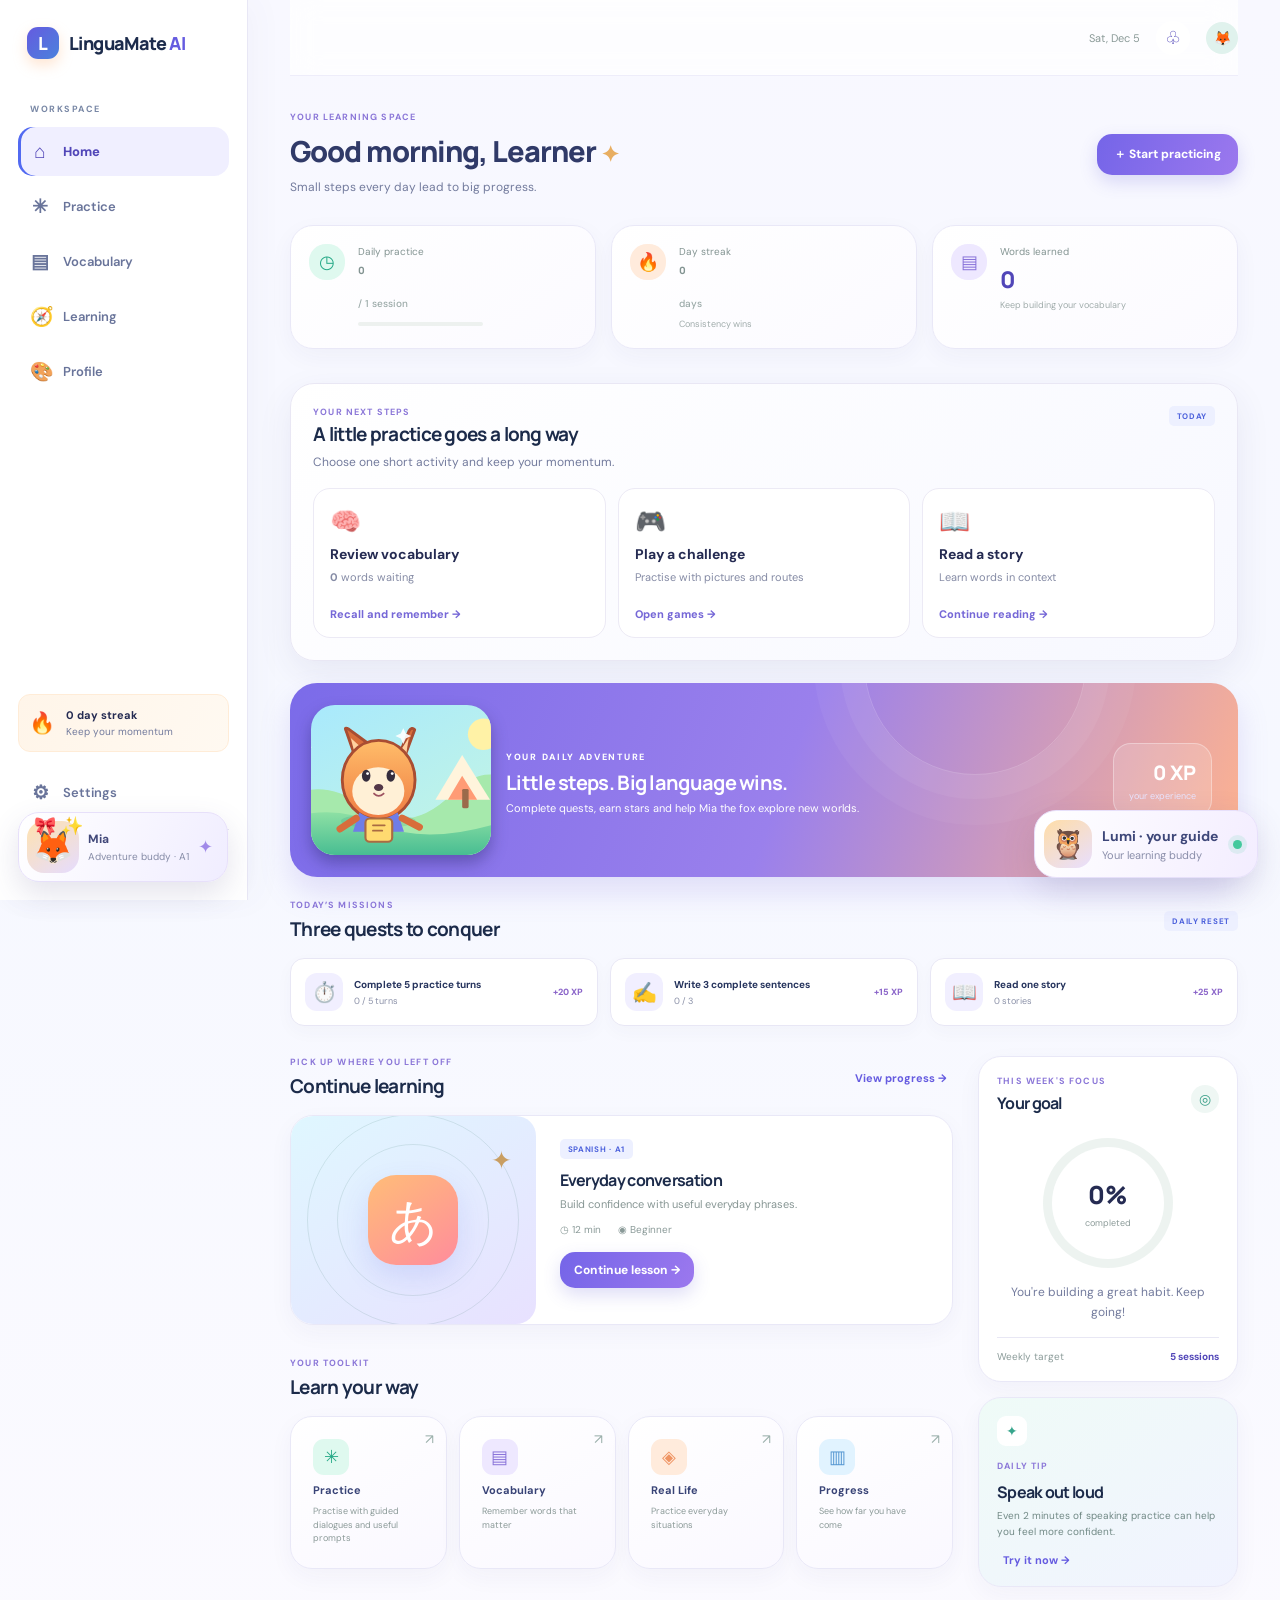
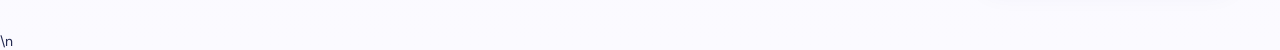
<file: index.html>
<!doctype html>
<html lang="en">
<head>
  <meta charset="utf-8"><meta name="viewport" content="width=device-width,initial-scale=1,viewport-fit=cover">
  <meta name="theme-color" content="#4967f2"><meta name="description" content="Your personal AI language learning companion">
  <link rel="manifest" href="./manifest.webmanifest"><link rel="icon" href="./assets/icon.svg" type="image/svg+xml">
  <link rel="apple-touch-icon" href="./assets/icon.svg"><link rel="stylesheet" href="./styles.css?v=19">
  <title>LinguaMate AI</title>
</head>
<body>
  <div class="app-shell">
    <aside class="sidebar">
      <a class="brand" href="#home"><span class="brand-mark">L</span><span>LinguaMate<span class="brand-ai"> AI</span></span></a>
      <div class="side-label" data-i18n="workspace">WORKSPACE</div>
      <nav class="nav-list" aria-label="Main navigation">
        <button class="nav-item active" data-page="home"><span>⌂</span><span data-i18n="home">Home</span></button>
        <button class="nav-item" data-page="tutor"><span>✳</span><span data-i18n="aiTutor">Practice</span></button>
        <button class="nav-item" data-page="vocabulary"><span>▤</span><span data-i18n="vocabulary">Vocabulary</span></button>
        <button class="nav-item" data-page="adventure"><span>🧭</span><span>Learning</span></button>
        <button class="nav-item" data-page="character"><span>🎨</span><span>Profile</span></button>
      </nav>
      <div class="sidebar-bottom"><div class="streak-mini"><span>🔥</span><div><b id="streakSide">1 day streak</b><small data-i18n="keepGoing">Keep your momentum</small></div></div><button class="nav-item" data-page="settings"><span>⚙</span><span data-i18n="settings">Settings</span></button></div>
      <div class="profile-mini"><div class="avatar">L</div><div><b data-i18n="learner">Learner</b><small id="sideLevel">A1 · Beginner</small></div><span class="dots">•••</span></div>
    </aside>
    <main class="main-area">
      <header class="topbar"><div class="mobile-brand"><span class="brand-mark">L</span> LinguaMate <span class="brand-ai">AI</span></div><div class="top-spacer"></div><span class="date-label" id="todayLabel"></span><button class="icon-btn" aria-label="Notifications">♧</button><button class="avatar top-avatar" data-page="settings">L</button></header>
      <section class="page active" id="page-home">
        <div class="welcome-row"><div><p class="eyebrow" data-i18n="yourLearningSpace">YOUR LEARNING SPACE</p><h1><span data-i18n="goodMorning">Good morning</span>, <span id="welcomeName">Learner</span> <span class="wave">✦</span></h1><p class="muted" data-i18n="smallSteps">Small steps every day lead to big progress.</p></div><button class="primary-btn" data-page="tutor">＋ <span data-i18n="startPractice">Start practicing</span></button></div>
        <div class="stats-grid"><article class="stat-card"><div class="stat-icon mint">◷</div><div><span data-i18n="dailyGoal">Daily practice</span><strong><span id="goalDone">0</span><small> / 1 session</small></strong><div class="progress-track"><i id="goalBar" style="width:0%"></i></div></div></article><article class="stat-card"><div class="stat-icon peach">🔥</div><div><span data-i18n="dayStreak">Day streak</span><strong><span id="streakCount">1</span><small data-i18n="days">days</small></strong><p class="tiny-muted" data-i18n="consistencyWins">Consistency wins</p></div></article><article class="stat-card"><div class="stat-icon lilac">▤</div><div><span data-i18n="wordsLearned">Words learned</span><strong id="wordCount">0</strong><p class="tiny-muted" data-i18n="keepBuilding">Keep building your vocabulary</p></div></article></div>
        <section class="today-plan"><div class="today-plan-heading"><div><p class="eyebrow">YOUR NEXT STEPS</p><h2>A little practice goes a long way</h2><p class="muted">Choose one short activity and keep your momentum.</p></div><span class="tag">TODAY</span></div><div class="today-plan-grid"><button class="today-task" type="button" data-home-action="review"><span>🧠</span><b>Review vocabulary</b><small><strong id="homeDueWords">0</strong> words waiting</small><em>Recall and remember →</em></button><button class="today-task" type="button" data-home-action="games"><span>🎮</span><b>Play a challenge</b><small>Practise with pictures and routes</small><em>Open games →</em></button><button class="today-task" type="button" data-home-action="story"><span>📖</span><b>Read a story</b><small>Learn words in context</small><em>Continue reading →</em></button></div></section><section class="quest-banner"><div class="quest-mascot"><img src="./assets/mia-world.svg" alt="Mia the fox exploring a colorful world"></div><div class="quest-copy"><span class="quest-kicker">YOUR DAILY ADVENTURE</span><h2>Little steps. Big language wins.</h2><p>Complete quests, earn stars and help Mia the fox explore new worlds.</p></div><div class="quest-xp"><b id="homeXp">0 XP</b><small>your experience</small></div></section><section class="daily-quests"><div class="section-heading"><div><p class="eyebrow">TODAY’S MISSIONS</p><h2>Three quests to conquer</h2></div><span class="tag" id="questDate">DAILY RESET</span></div><div class="quest-grid" id="questGrid"></div></section><div class="content-grid"><div class="main-column"><section class="section-block"><div class="section-heading"><div><p class="eyebrow" data-i18n="pickUpWhere">PICK UP WHERE YOU LEFT OFF</p><h2 data-i18n="continueLearning">Continue learning</h2></div><button class="text-btn" data-page="progress" data-i18n="viewProgress">View progress →</button></div><article class="continue-card"><div class="continue-art"><span class="art-circle">あ</span><span class="art-spark">✦</span></div><div class="continue-info"><span class="tag" id="courseTag">SPANISH · A1</span><h3 data-i18n="everydayConversation">Everyday conversation</h3><p data-i18n="lessonDesc">Build confidence with useful everyday phrases.</p><div class="lesson-meta"><span>◷ 12 min</span><span>◉ <span data-i18n="beginner">Beginner</span></span></div><button class="primary-btn small" data-page="tutor"><span data-i18n="continueLesson">Continue lesson</span> →</button></div></article></section>
        <section class="section-block"><div class="section-heading"><div><p class="eyebrow" data-i18n="yourToolkit">YOUR TOOLKIT</p><h2 data-i18n="learnYourWay">Learn your way</h2></div></div><div class="tool-grid"><button class="tool-card" data-page="tutor"><span class="tool-icon mint">✳</span><b data-i18n="aiTutor">Practice</b><small data-i18n="tutorDesc">Practise with guided dialogues and useful prompts</small><span class="card-arrow">↗</span></button><button class="tool-card" data-page="vocabulary"><span class="tool-icon lilac">▤</span><b data-i18n="vocabulary">Vocabulary</b><small data-i18n="vocabDesc">Remember words that matter</small><span class="card-arrow">↗</span></button><button class="tool-card" data-page="situations"><span class="tool-icon peach">◈</span><b data-i18n="realLife">Real Life</b><small data-i18n="realDesc">Practice everyday situations</small><span class="card-arrow">↗</span></button><button class="tool-card" data-page="progress"><span class="tool-icon blue">▥</span><b data-i18n="progress">Progress</b><small data-i18n="progressDesc">See how far you have come</small><span class="card-arrow">↗</span></button></div></section></div>
        <aside class="right-column"><section class="side-card focus-card"><div class="section-heading"><div><p class="eyebrow" data-i18n="thisWeeksFocus">THIS WEEK'S FOCUS</p><h3 data-i18n="yourGoal">Your goal</h3></div><span class="round-icon">◎</span></div><div class="goal-ring"><div><strong id="weekPercent">0%</strong><small data-i18n="completed">completed</small></div></div><p class="muted center" data-i18n="goalEncourage">You're building a great habit. Keep going!</p><div class="goal-foot"><span data-i18n="weeklyTarget">Weekly target</span><b>5 <span data-i18n="sessions">sessions</span></b></div></section><section class="side-card tip-card"><span class="tip-icon">✦</span><p class="eyebrow" data-i18n="dailyTip">DAILY TIP</p><h3 data-i18n="tipTitle">Speak out loud</h3><p data-i18n="tipBody">Even 2 minutes of speaking practice can help you feel more confident.</p><button class="text-btn" data-page="tutor" data-i18n="tryNow">Try it now →</button></section></aside></div>
      </section>
      <section class="page" id="page-tutor"><div class="page-heading"><div><p class="eyebrow" data-i18n="practiceSpace">PRACTICE SPACE</p><h1 data-i18n="meetYourTutor">Guided language practice</h1><p class="muted" data-i18n="tutorIntro">Have a conversation, make mistakes, and learn without pressure.</p></div><span class="online-pill"><i></i><span data-i18n="readyToHelp">Ready to help</span></span></div><section class="tutor-welcome-card"><div class="tutor-welcome-art"><img src="./assets/mia-world.svg" alt="Mia the fox is ready to practise with you"></div><div class="tutor-welcome-copy"><span class="tutor-bubble-tag">YOUR FRIENDLY LANGUAGE COACH</span><h2>Let’s make speaking feel easy!</h2><p>Choose a topic, try a mini challenge, or start a little role-play. Mistakes are welcome here.</p><div class="tutor-quick-actions"><button type="button" data-prompt="Let's role-play a friendly conversation at a café. Ask me one short question at my level.">☕ Role-play</button><button type="button" data-prompt="Give me a short sentence-building challenge at my current level. Wait for my answer.">🧩 Build a sentence</button><button type="button" data-prompt="Teach me one useful phrase for my selected topic, explain it simply and ask me to use it.">✨ Phrase of the day</button></div></div></section>
<div class="tutor-layout"><div class="chat-panel"><div class="chat-header"><div class="tutor-avatar">✳</div><div><b>Guided practice</b><small><span class="online-dot"></span> <span data-i18n="personalLanguageCoach">Your personal language coach</span></small></div><span class="chat-language" id="chatLanguage">Spanish · A1</span></div><div class="tutor-toolbar"><button class="secondary-btn" id="newChatBtn" type="button">＋ New chat</button><select id="tutorLanguage" class="select-field compact" aria-label="Learning language"><option>Spanish</option><option>English</option><option>German</option><option>French</option><option>Italian</option><option>Portuguese</option><option>Russian</option><option>Japanese</option><option>Korean</option><option>Chinese</option></select><select id="tutorLevel" class="select-field compact" aria-label="Learning level"><option value="A1">A1 · Beginner</option><option value="A2">A2 · Elementary</option><option value="B1">B1 · Intermediate</option><option value="B2">B2 · Upper intermediate</option><option value="C1">C1 · Advanced</option><option value="C2">C2 · Proficient</option></select></div><div class="chat-messages" id="chatMessages"><div class="message tutor-message"><div class="message-avatar">✳</div><div class="bubble"><b data-i18n="tutorHello">¡Hola! I'm your language tutor.</b><p data-i18n="tutorWelcome">Let's practice together. What would you like to talk about today?</p></div></div></div><div class="suggestions"><button data-prompt="Let's practice introducing myself.">Introduce myself</button><button data-prompt="Help me practice ordering food.">Order food</button><button data-prompt="Can you teach me five useful phrases?">Useful phrases</button></div><form class="chat-form" id="chatForm"><input id="chatInput" autocomplete="off" placeholder="Write a message..." aria-label="Message"><button class="send-btn" type="submit" aria-label="Send message">↑</button></form><div class="suggested-words" id="suggestedWords" hidden></div><p class="demo-note" id="chatStatus">Offline practice mode · no API required</p></div><aside class="tutor-aside"><div class="side-card history-card"><div class="history-heading"><h3>Conversation history</h3><span id="historyCount">0</span></div><div id="chatHistoryList" class="history-list"><p class="muted">Your saved conversations appear here.</p></div></div><div class="side-card"><p class="eyebrow" data-i18n="sessionGoal">SESSION GOAL</p><h3 data-i18n="speakWithConfidence">Speak with confidence</h3><p class="muted" data-i18n="sessionGoalDesc">Try to write 5 complete sentences during this session.</p><div class="mini-progress"><i id="sentenceProgress"></i></div><small id="sentenceCount">0 / 5 sentences</small></div><div class="side-card"><p class="eyebrow" data-i18n="learningSettings">LEARNING SETTINGS</p><label class="field-label" for="tutorTopic" data-i18n="conversationTopic">Conversation topic</label><select id="tutorTopic" class="select-field"><option>Everyday life</option><option>Travel</option><option>Work</option><option>Food & restaurants</option><option>Making friends</option><option>Shopping</option><option>At school</option><option>Health</option><option>Nature</option><option>Home & family</option></select></div></aside></div></section>
      <section class="page" id="page-vocabulary"><div class="page-heading"><div><p class="eyebrow" data-i18n="buildYourWordPower">BUILD YOUR WORD POWER</p><h1 data-i18n="yourVocabulary">Your vocabulary</h1><p class="muted" data-i18n="vocabIntro">Save useful words and revisit them whenever you need.</p></div><button class="primary-btn" id="addWordBtn">＋ <span data-i18n="addWord">Add a word</span></button></div><section class="translator-panel"><div class="translator-head"><div><p class="eyebrow">QUICK TRANSLATION</p><h2>Translate a word or sentence</h2><p class="muted">Offline phrasebook · save useful results to your vocabulary</p></div><span class="translator-icon">⇄</span></div><div class="translator-controls"><select id="translateFrom" class="select-field"><option value="auto">Auto detect</option><option>Spanish</option><option>English</option><option>Russian</option><option>German</option><option>French</option><option>Italian</option><option>Portuguese</option><option>Chinese</option><option>Japanese</option><option>Korean</option></select><span>→</span><select id="translateTo" class="select-field"><option>Russian</option><option>English</option><option>Spanish</option><option>German</option><option>French</option><option>Italian</option><option>Portuguese</option><option>Chinese</option><option>Japanese</option><option>Korean</option></select></div><textarea id="translateInput" class="translator-input" rows="3" placeholder="Type a word, phrase or sentence..."></textarea><div class="translator-actions"><button class="primary-btn" id="translateBtn" type="button">Translate</button><button class="secondary-btn" id="swapTranslate" type="button">⇄ Swap</button></div><div id="translationResult" class="translation-result" hidden><div><small>TRANSLATION</small><p id="translationText"></p></div><div class="translation-tools"><button class="secondary-btn" id="speakTranslation" type="button">🔊 Listen</button><button class="secondary-btn" id="saveTranslation" type="button">＋ Save to vocabulary</button></div><small id="translationNote"></small></div></section><div class="vocab-summary"><div><span data-i18n="totalWords">Total words</span><b id="vocabTotal">0</b></div><div><span data-i18n="toReview">To review</span><b id="reviewTotal">0</b></div><div><span data-i18n="mastered">Mastered</span><b id="masteredTotal">0</b></div></div><section class="review-practice"><div><p class="eyebrow">SPACED REPETITION</p><h2>Daily word practice</h2><p class="muted">Review due words with quick recall exercises.</p></div><button class="primary-btn" id="startReview" type="button">Start review →</button><span id="reviewDueLabel"></span></section><div id="reviewExercise" class="review-exercise" hidden></div><div class="vocab-toolbar"><input id="wordSearch" class="search-field" placeholder="Search words, meanings, examples..."><select id="wordFilter" class="select-field compact"><option value="all">All status</option><option value="review">To review</option><option value="mastered">Mastered</option></select><select id="wordLanguageFilter" class="select-field compact"><option value="all">All languages</option><option>Spanish</option><option>English</option><option>Russian</option><option>German</option><option>French</option><option>Italian</option><option>Portuguese</option><option>Chinese</option><option>Japanese</option><option>Korean</option></select><select id="wordTopicFilter" class="select-field compact"><option value="all">All topics</option><option value="general">General</option><option value="food">Food</option><option value="travel">Travel</option><option value="home">Home</option><option value="work">Work</option><option value="study">Study</option><option value="feelings">Feelings</option><option value="nature">Nature</option></select><select id="wordSort" class="select-field compact"><option value="newest">Newest first</option><option value="oldest">Oldest first</option><option value="az">A–Z</option><option value="za">Z–A</option></select></div><p class="vocab-count" id="vocabShown"></p><div id="wordList" class="word-list"></div><div class="empty-state" id="emptyWords"><div>▤</div><h3 data-i18n="noWordsYet">Your word collection starts here</h3><p data-i18n="noWordsDesc">Add your first word to build a vocabulary that is truly yours.</p><button class="primary-btn" id="emptyAddBtn">＋ <span data-i18n="addFirstWord">Add your first word</span></button></div></section>
      <section class="page" id="page-situations"><div class="page-heading"><div><p class="eyebrow" data-i18n="practiceForLife">PRACTICE FOR REAL LIFE</p><h1 data-i18n="realWorldConfidence">Real-world confidence</h1><p class="muted" data-i18n="situationsIntro">Step into everyday situations and practice what you would really say.</p></div></div><div class="scenario-grid"><button class="scenario-card" data-scenario="At a café"><span class="scenario-emoji">☕</span><span class="tag">A1–A2</span><h3 data-i18n="atCafe">At a café</h3><p data-i18n="cafeDesc">Order a drink and something to eat.</p><span class="scenario-link" data-i18n="startScenario">Start scenario →</span></button><button class="scenario-card" data-scenario="At the airport"><span class="scenario-emoji">✈</span><span class="tag">A2–B1</span><h3 data-i18n="atAirport">At the airport</h3><p data-i18n="airportDesc">Check in, ask questions, find your gate.</p><span class="scenario-link" data-i18n="startScenario">Start scenario →</span></button><button class="scenario-card" data-scenario="Job interview"><span class="scenario-emoji">💼</span><span class="tag">B1–B2</span><h3 data-i18n="jobInterview">Job interview</h3><p data-i18n="interviewDesc">Present yourself with confidence.</p><span class="scenario-link" data-i18n="startScenario">Start scenario →</span></button><button class="scenario-card" data-scenario="Renting an apartment"><span class="scenario-emoji">⌂</span><span class="tag">A2–B1</span><h3 data-i18n="rentingHome">Renting a home</h3><p data-i18n="rentDesc">Ask about a place and its conditions.</p><span class="scenario-link" data-i18n="startScenario">Start scenario →</span></button><button class="scenario-card" data-scenario="Meeting new people"><span class="scenario-emoji">☻</span><span class="tag">A1–A2</span><h3 data-i18n="meetingPeople">Meeting new people</h3><p data-i18n="meetingDesc">Make introductions and keep a conversation going.</p><span class="scenario-link" data-i18n="startScenario">Start scenario →</span></button><button class="scenario-card" data-scenario="At the doctor"><span class="scenario-emoji">✚</span><span class="tag">B1–B2</span><h3 data-i18n="atDoctor">At the doctor</h3><p data-i18n="doctorDesc">Describe how you feel and understand questions.</p><span class="scenario-link" data-i18n="startScenario">Start scenario →</span></button></div></section>
      <section class="page" id="page-stories"><div class="page-heading"><div><p class="eyebrow">READ · DISCOVER · LEVEL UP</p><h1>Story World <span class="wave">✦</span></h1><p class="muted">Meet new characters, collect useful words and unlock harder chapters as you grow.</p></div><div class="story-mascot">🦉<small>Ollie the owl</small></div></div><div class="story-level-strip"><div><b id="storyLevel">A1 · Beginner</b><small id="storyProgressText">Your next chapter is waiting</small></div><div class="story-xp-track"><i id="storyXpBar"></i></div><span id="storyXpLabel">0 XP</span></div><div class="story-filters"><button class="story-filter active" data-story-filter="all">All stories</button><button class="story-filter" data-story-filter="easy">Starter</button><button class="story-filter" data-story-filter="medium">Challenge</button><button class="story-filter" data-story-filter="hard">Advanced</button></div><div class="story-grid" id="storyGrid"></div><div class="story-reader" id="storyReader" hidden></div></section>
      <section class="page" id="page-progress"><div class="page-heading"><div><p class="eyebrow" data-i18n="yourJourney">YOUR JOURNEY</p><h1 data-i18n="learningProgress">Learning progress</h1><p class="muted" data-i18n="progressIntro">Every session takes you one step further.</p></div></div><div class="stats-grid progress-stats"><article class="stat-card"><div class="stat-icon mint">◷</div><div><span data-i18n="minutesPracticed">Practice turns</span><strong id="totalMinutes">0</strong></div></article><article class="stat-card"><div class="stat-icon peach">🔥</div><div><span data-i18n="currentStreak">Current streak</span><strong><span id="progressStreak">1</span><small data-i18n="days">days</small></strong></div></article><article class="stat-card"><div class="stat-icon lilac">▤</div><div><span data-i18n="vocabularySize">Vocabulary size</span><strong id="progressWords">0</strong></div></article></div><div class="progress-panel"><div class="section-heading"><div><p class="eyebrow" data-i18n="activity">ACTIVITY</p><h2 data-i18n="yourWeeklyActivity">Your weekly activity</h2></div><span class="tag" data-i18n="lastSevenDays">LAST 7 DAYS</span></div><div class="bar-chart" id="activityChart"><div class="chart-empty" data-i18n="activityWillAppear">Your activity will appear here as you practice.</div></div></div><div class="progress-panel level-panel"><div class="level-rewards"><p class="eyebrow">YOUR EXPERIENCE</p><h2><span id="totalXp">0</span> XP · <span id="rankName">Curious Beginner</span></h2><p class="muted" id="nextLevelHint">Earn XP by reading stories and completing daily quests.</p><button class="primary-btn small" id="unlockLevelBtn" hidden>Unlock next level</button></div><div><p class="eyebrow" data-i18n="currentLearningPath">CURRENT LEARNING PATH</p><h2 id="progressLanguage">Spanish · A1</h2><p class="muted" data-i18n="pathDesc">Keep practicing consistently to move toward your next level.</p></div><div class="level-badge" id="levelBadge">A1</div></div><section class="achievements-panel" id="achievementsPanel"><div class="section-heading"><div><p class="eyebrow">MILESTONES</p><h2>Your achievements</h2><p class="muted">Earn badges by learning, reviewing and exploring. Locked badges show what to aim for next.</p></div><span class="tag" id="achievementCount">0 earned</span></div><div class="achievement-grid" id="achievementGrid"></div></section></section>
      <section class="page" id="page-character">
<div class="page-heading"><div><p class="eyebrow">YOUR LITTLE SIDEKICK</p><h1>Your profile & character 🎨</h1><p class="muted">Personalise your profile and create a companion who appears across your learning journey.</p></div><span class="online-pill"><i></i> Saved on this device</span></div>
<div class="character-creator-layout">
<div class="character-showcase"><div class="character-preview character-preview-large" id="characterPreview"><span id="characterPreviewEmoji">🦊</span><i id="characterPreviewAccessory">🎀 ✨</i><b id="characterPreviewName">Mia</b></div><div class="character-showcase-meta"><span class="tag" id="characterRoleBadge">Adventure buddy</span><h2 id="characterCardName">Mia</h2><p id="characterCardBio">A curious friend who loves discovering new words.</p><div class="character-stats"><span>💖 <b id="characterMood">Cheerful</b></span><span>⭐ <b id="characterTrait">Curious</b></span></div></div><button class="primary-btn" id="saveCharacter">Save my character ✨</button><p class="save-message" id="characterSaveMessage" aria-live="polite"></p></div>
<div class="character-editor character-editor-detailed">
<section class="character-editor-section"><p class="eyebrow">01 · IDENTITY</p><h3>Who is your character?</h3><div class="character-form-grid">
<label>Character name<input id="characterName" maxlength="18" placeholder="e.g. Sunny"></label>
<label>Species<select id="characterSpecies"><option value="🦊">Fox</option><option value="🐼">Panda</option><option value="🐱">Cat</option><option value="🐰">Rabbit</option><option value="🐸">Frog</option><option value="🐻">Bear</option><option value="🦄">Unicorn</option><option value="🐲">Dragon</option><option value="🦉">Owl</option><option value="🐧">Penguin</option><option value="🐯">Tiger</option><option value="🐨">Koala</option><option value="🐙">Octopus</option><option value="🐹">Hamster</option></select></label>
<label>Role<select id="characterRole"><option>Adventure buddy</option><option>Language coach</option><option>Story explorer</option><option>Vocabulary guardian</option><option>Travel companion</option></select></label>
<label>Personality<select id="characterPersonality"><option>Curious</option><option>Cheerful</option><option>Brave</option><option>Calm</option><option>Funny</option><option>Kind</option><option>Creative</option><option>Adventurous</option></select></label></div></section>
<section class="character-editor-section"><p class="eyebrow">02 · LOOK</p><h3>Choose the style</h3><div class="character-form-grid">
<label>Outfit<select id="characterOutfit"><option value="🎀">Cute bow</option><option value="🧢">Cap</option><option value="👑">Crown</option><option value="🕶️">Cool glasses</option><option value="⭐">Star badge</option><option value="🧣">Scarf</option><option value="🎒">Explorer backpack</option><option value="🪽">Magic wings</option><option value="🌸">Flower crown</option><option value="🛡️">Hero shield</option><option value="🎧">Headphones</option><option value="🪄">Magic wand</option></select></label>
<label>Colour<select id="characterColor"><option value="lavender">Lavender</option><option value="mint">Mint</option><option value="peach">Peach</option><option value="sky">Sky blue</option><option value="lemon">Lemon</option><option value="rose">Rose pink</option><option value="ocean">Ocean</option></select></label>
<label>Special item<select id="characterItem"><option value="✨">Sparkles</option><option value="📚">Magic book</option><option value="🧭">Compass</option><option value="💎">Crystal</option><option value="🎈">Balloon</option><option value="🪙">Lucky coin</option><option value="🌟">Golden star</option></select></label>
<label>Expression<select id="characterMoodSelect"><option>Cheerful</option><option>Curious</option><option>Sleepy</option><option>Excited</option><option>Confident</option><option>Thoughtful</option></select></label></div></section>
<section class="character-editor-section"><p class="eyebrow">03 · PERSONAL STORY</p><h3>Give your character a story</h3><div class="character-form-grid">
<label class="wide-field">Short bio<textarea id="characterBio" rows="3" maxlength="180" placeholder="A curious fox who wants to explore the world and learn 1,000 new words."></textarea></label>
<label>Favourite place<select id="characterPlace"><option>Enchanted forest</option><option>Sunny seaside</option><option>Busy city</option><option>Mountain village</option><option>Space station</option><option>Magical library</option></select></label>
<label>Favourite activity<select id="characterHobby"><option>Finding hidden words</option><option>Reading stories</option><option>Travelling</option><option>Solving puzzles</option><option>Meeting new friends</option><option>Collecting stars</option></select></label></div></section>
<section class="character-editor-section"><p class="eyebrow">04 · YOUR GUIDE</p><h3>Choose a mentor too</h3><p class="muted">Your mentor gives tips and celebrates your progress. Your created character stays visible as your sidekick.</p><div class="character-form-grid">
<label>Mentor character<select id="mentorAvatarChoice"><option value="🦉">Owl · Lumi</option><option value="🐼">Panda · Piko</option><option value="🐱">Cat · Mimi</option><option value="🐉">Dragon · Ember</option><option value="🦊">Fox · Finn</option><option value="🐧">Penguin · Pip</option><option value="🐨">Koala · Koko</option></select></label>
<label>Mentor name<input id="mentorNameChoice" maxlength="16" placeholder="Lumi"></label></div><button class="secondary-btn" id="saveMentor" type="button">Save my mentor</button></section>
</div></div>
<div class="character-participation"><div><p class="eyebrow">YOUR CHARACTER IS PART OF THE JOURNEY</p><h2>What your buddy does around LinguaMate</h2><p class="muted">Your sidekick appears on every page, joins reading and games, and reacts when you earn experience or save new words.</p></div><div class="buddy-growth-card"><div class="buddy-growth-art">✨</div><div class="buddy-growth-copy"><p class="eyebrow">YOUR BUDDY GROWS WITH YOU</p><h3>Companion level <span id="buddyGrowthLevel">1</span></h3><p class="muted" id="buddyGrowthNext">Earn XP through lessons, stories and games to grow together.</p><div class="buddy-growth-track"><i id="buddyGrowthBar"></i></div><small id="buddyGrowthXp">0 / 100 XP</small></div></div><div class="character-participation-grid"><article><span>📚</span><b>Stories</b><small>Reads along and introduces new words.</small></article><article><span>🧩</span><b>Games</b><small>Cheers you on and celebrates correct answers.</small></article><article><span>⭐</span><b>Progress</b><small>Shows your level, saved words and XP.</small></article></div></div>
</section>
<section class="page" id="page-settings"><div class="page-heading"><div><p class="eyebrow" data-i18n="makeItYours">MAKE IT YOURS</p><h1 data-i18n="settingsTitle">Your settings</h1><p class="muted" data-i18n="settingsIntro">Shape your learning experience.</p></div></div><div class="settings-layout"><div class="settings-panel"><h2 data-i18n="profileSettings">Profile & learning</h2><label class="field-label" for="userName" data-i18n="yourName">Your name</label><input id="userName" class="settings-input" maxlength="30" placeholder="Your name"><label class="field-label" for="uiLanguage" data-i18n="interfaceLanguage">Interface language</label><select id="uiLanguage" class="select-field"><option value="en">English</option><option value="es">Español</option><option value="ru">Русский</option><option value="fr">Français</option><option value="de">Deutsch</option><option value="it">Italiano</option><option value="pt">Português</option><option value="zh">中文</option><option value="ja">日本語</option><option value="ko">한국어</option></select><label class="field-label" for="nativeLanguage" data-i18n="nativeLanguage">I speak (native language)</label><select id="nativeLanguage" class="select-field"><option>Russian</option><option>English</option><option>Spanish</option><option>Ukrainian</option><option>Portuguese</option><option>French</option><option>German</option><option>Chinese</option><option>Japanese</option><option>Other</option></select><label class="field-label" for="learningLanguage" data-i18n="learningLanguage">I want to learn</label><select id="learningLanguage" class="select-field"><option>Spanish</option><option>English</option><option>German</option><option>French</option><option>Italian</option><option>Portuguese</option><option>Russian</option><option>Japanese</option><option>Korean</option><option>Chinese</option></select><label class="field-label" for="userLevel" data-i18n="currentLevel">My level</label><select id="userLevel" class="select-field"><option value="A1">A1 · Beginner</option><option value="A2">A2 · Elementary</option><option value="B1">B1 · Intermediate</option><option value="B2">B2 · Upper intermediate</option><option value="C1">C1 · Advanced</option><option value="C2">C2 · Proficient</option></select><button class="primary-btn save-settings" id="saveSettings" data-i18n="saveSettings">Save settings</button><p class="save-message" id="saveMessage" aria-live="polite"></p></div><div class="settings-panel"><h2 data-i18n="accountAndPlan">Account & plan</h2><div class="plan-card"><span class="plan-icon">✦</span><div><b data-i18n="freePlan">Free plan</b><p data-i18n="freePlanDesc">Your learning journey starts here.</p></div><span class="tag">FREE</span></div><p class="muted small-copy" data-i18n="premiumLater">Premium subscriptions will be introduced after the core learning experience is tested.</p><div class="divider-line"></div><h3 data-i18n="dataAndPrivacy">Data & privacy</h3><p class="muted small-copy" data-i18n="localDataNote">This preview stores your settings and vocabulary in this browser on this device. Cloud sync and accounts are not connected yet.</p><button class="secondary-btn" id="exportData" data-i18n="exportMyData">Export my data</button></div></div></section>
      <section class="page" id="page-adventure">
<div class="page-heading"><div><p class="eyebrow">YOUR LANGUAGE JOURNEY</p><h1>Your learning world 🧭</h1><p class="muted">One home for structured lessons, stories, real-life practice and interactive games.</p></div><b id="advLevel">⭐ Level 1</b></div>
<section class="learning-roadmap-panel"><div class="section-heading"><div><p class="eyebrow">YOUR LEARNING PATH</p><h2>Six stages, one journey</h2><p class="muted">XP tracks your progress. Each CEFR stage has a story chapter; the lesson path builds your skills step by step.</p></div><span class="tag" id="roadmapProgress">A1–C2</span></div><div class="learning-roadmap-grid" id="learningRoadmap"></div></section><section class="course-lessons" id="courseLessons"><div class="section-heading"><div><p class="eyebrow">STRUCTURED SPANISH COURSE</p><h2>Learn it, then use it</h2><p class="muted">18 guided Spanish lessons · three checkpoints at each CEFR level, with grammar notes and quick knowledge checks.</p></div><span class="tag" id="lessonCompletion">0 / 18 complete</span></div><div class="course-lesson-layout"><div class="course-lesson-list" id="courseLessonList"></div><article class="course-lesson-detail" id="courseLessonDetail" aria-live="polite"><span class="lesson-level">A1 · LESSON 1</span><h3>Start with the basics</h3><p>Choose a lesson to begin your Spanish course.</p></article></div></section><section class="arcade-panel" id="learningArcade"><div class="section-heading"><div><p class="eyebrow">PLAY & LEARN</p><h2>Mini adventures</h2><p class="muted">Picture challenges, crosswords and little travel missions.</p></div><span class="tag">4 GAME MODES</span></div><div class="arcade-tabs"><button class="arcade-tab active" data-game="picture">🖼️ Picture match</button><button class="arcade-tab" data-game="crossword">✏️ Crossword</button><button class="arcade-tab" data-game="route">🗺️ Travel route</button><button class="arcade-tab" data-game="words">📚 Word quest</button></div><div class="arcade-stage" id="arcadeStage" aria-live="polite"></div></section><section class="story-hero"><div class="story-hero-art"><img src="./assets/mia-world.svg" alt="Mia the fox on her first adventure"></div><div><span class="story-kicker">THE MISSING PASSPORT · CHAPTER 1</span><h2>Mia’s first big journey</h2><p>Help Mia travel across the city, meet new people and collect the words she needs to find her way home.</p><button class="primary-btn" id="continueAdventure">Continue the story →</button></div></section>

<section class="learning-explore"><div class="section-heading"><div><p class="eyebrow">KEEP EXPLORING</p><h2>Stories and real-life practice</h2><p class="muted">Switch between reading, speaking and game challenges without losing your place.</p></div></div><div class="learning-explore-grid"><button class="explore-card explore-stories" data-page="stories"><span class="explore-art"><img src="./assets/word-cards.svg" alt=""></span><b>Story World</b><small>Read illustrated adventures and collect useful phrases.</small><em>Open stories →</em></button><button class="explore-card explore-life" data-page="situations"><span class="explore-art"><img src="./assets/city-route.svg" alt=""></span><b>Real-life situations</b><small>Practise cafés, travel, appointments and everyday conversations.</small><em>Choose a situation →</em></button><button class="explore-card explore-progress" data-page="progress"><span class="explore-art"><img src="./assets/crossword-world.svg" alt=""></span><b>Your progress</b><small>See completed lessons, earned badges and your learning streak.</small><em>View milestones →</em></button></div></section><footer class="app-footer">© 2026 LinguaMate AI <span data-i18n="learnAtYourPace">Learn at your own pace.</span></footer>
      </section>
    </main>
  </div>
  <nav class="mobile-nav"><button class="active" data-page="home"><span>⌂</span><small data-i18n="home">Home</small></button><button data-page="tutor"><span>✳</span><small data-i18n="practice">Practice</small></button><button data-page="vocabulary"><span>▤</span><small data-i18n="vocabulary">Words</small></button><button data-page="adventure"><span>🧭</span><small>Learn</small></button><button data-page="character"><span>🎨</span><small>Profile</small></button></nav>
  <button class="character-companion" id="characterCompanion" type="button" data-page="character" aria-label="Open your character studio"><span class="companion-orb"><span id="companionEmoji">🦊</span><i id="companionAccessory">🎀</i></span><span class="companion-caption"><b id="companionName">Mia</b><small id="companionStatus">Your learning buddy</small></span><span class="companion-spark">✦</span></button>
  <aside class="mentor-widget" id="mentorWidget" aria-label="Learning mentor"><button class="mentor-launcher" id="mentorLauncher" aria-expanded="false"><span class="mentor-launcher-face" id="mentorLauncherFace">🦉</span><span><b id="mentorLauncherName">Lumi · your guide</b><small>Your learning buddy</small></span><span class="mentor-pulse"></span></button><section class="mentor-panel" id="mentorPanel" hidden><header class="mentor-header"><div class="mentor-face" id="mentorFace">🦉</div><div><b id="mentorName">Lumi</b><small>Your personal learning guide</small></div><button id="mentorClose" aria-label="Close mentor">×</button></header><div class="mentor-body"><div class="mentor-speech" id="mentorSpeech">Hi! I’m Lumi. I’ll help you find your way, celebrate your progress and choose your next little challenge. 🌟</div><div class="mentor-progress"><div><b id="mentorXp">0 XP</b><small>Total experience</small></div><div><b id="mentorWords">0</b><small>Saved words</small></div><div><b id="mentorLevel">A1</b><small>Learning level</small></div></div><div class="mentor-actions"><button data-mentor-action="plan">🧭 What should I do next?</button><button data-mentor-action="progress">📈 Show my progress</button><button data-mentor-action="words">📚 Help with vocabulary</button><button data-mentor-action="tutor">💬 Open Practice</button></div><div class="mentor-input-row"><input id="mentorQuestion" placeholder="Ask Lumi for help…" maxlength="180"><button id="mentorAsk">➤</button></div></div></section></aside>\n  <div class="modal-backdrop" id="wordModal" hidden><div class="modal"><button class="modal-close" id="closeModal">×</button><p class="eyebrow" data-i18n="growVocabulary">GROW YOUR VOCABULARY</p><h2 data-i18n="addNewWord">Add a new word</h2><form id="wordForm"><label class="field-label" for="newWord" data-i18n="wordOrPhrase">Word or phrase</label><input id="newWord" class="settings-input" required maxlength="80" placeholder="e.g. Buenos días"><label class="field-label" for="wordMeaning" data-i18n="meaningTranslation">Meaning / translation</label><input id="wordMeaning" class="settings-input" required maxlength="120" placeholder="e.g. Good morning"><label class="field-label" for="wordExample" data-i18n="exampleSentence">Example sentence (optional)</label><input id="wordExample" class="settings-input" maxlength="180" placeholder="Use it in a sentence"><label class="field-label" for="wordPos">Part of speech (optional)</label><input id="wordPos" class="settings-input" maxlength="40" placeholder="noun, verb, adjective..."><label class="field-label" for="wordPronunciation">Pronunciation (optional)</label><input id="wordPronunciation" class="settings-input" maxlength="80" placeholder="phonetic hint"><label class="field-label" for="wordLanguage">Language</label><select id="wordLanguage" class="settings-input"><option>Spanish</option><option>English</option><option>Russian</option><option>German</option><option>French</option><option>Italian</option><option>Portuguese</option><option>Chinese</option><option>Japanese</option><option>Korean</option></select><label class="field-label" for="wordCategory">Topic</label><select id="wordCategory" class="settings-input"><option value="general">General</option><option value="food">Food</option><option value="travel">Travel</option><option value="home">Home</option><option value="work">Work</option><option value="study">Study</option><option value="feelings">Feelings</option><option value="nature">Nature</option></select><button class="primary-btn save-settings" type="submit" data-i18n="saveWord">Save word</button></form></div></div>
  <div class="toast" id="toast" role="status"></div>
  <script src="./app.js?v=24" defer></script><script src="./enhancements.js?v=13" defer></script>
</body></html>
</file>
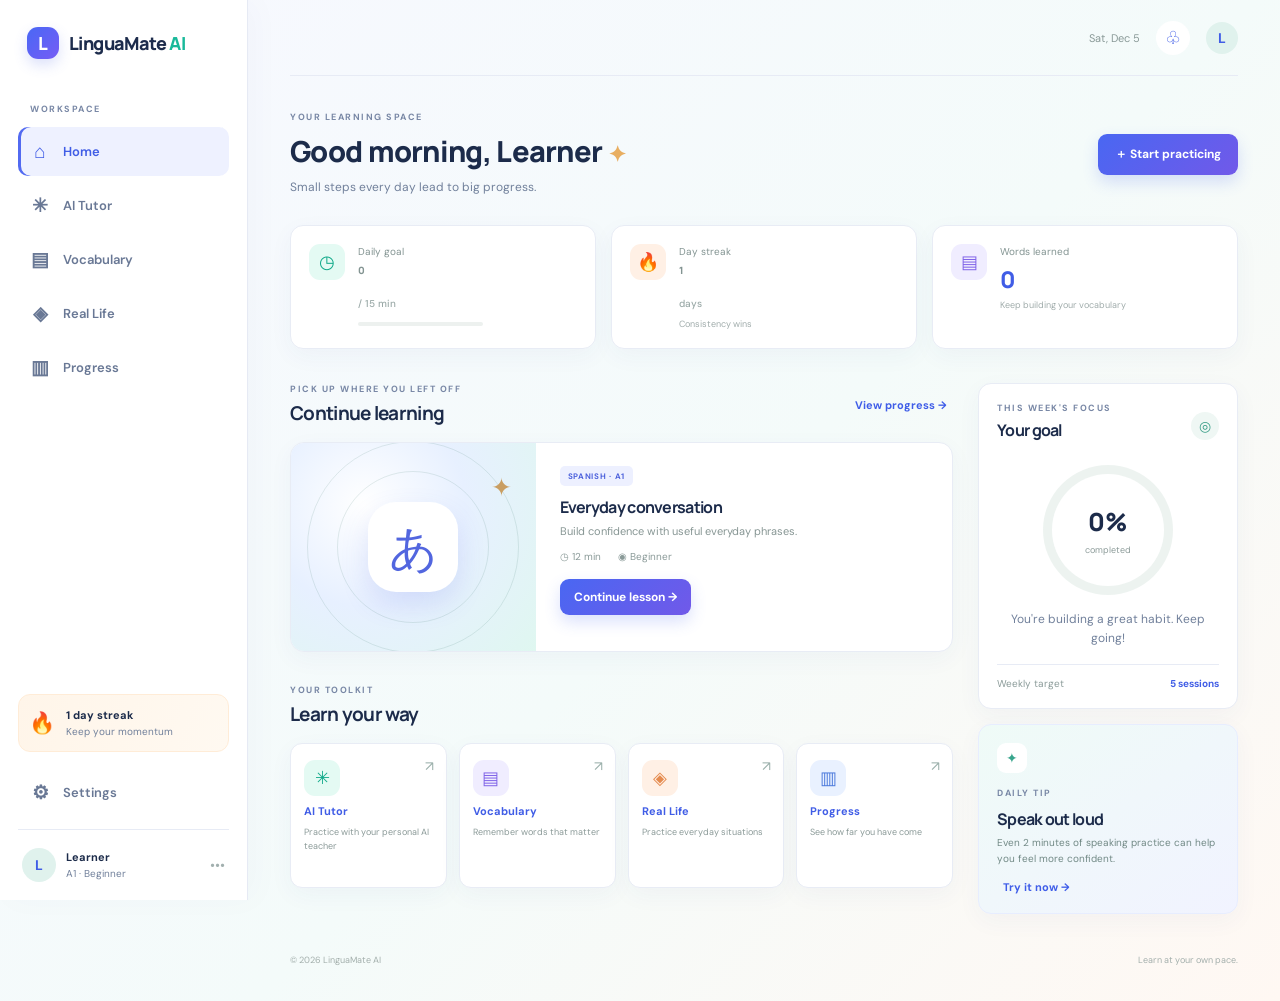
<file: LinguaMate_AI_1_1/linguamate-ai-1.0/index.html>
<!doctype html>
<html lang="en">
<head>
  <meta charset="utf-8"><meta name="viewport" content="width=device-width,initial-scale=1,viewport-fit=cover">
  <meta name="theme-color" content="#4967f2"><meta name="description" content="Your personal AI language learning companion">
  <link rel="manifest" href="./manifest.webmanifest"><link rel="icon" href="./assets/icon.svg" type="image/svg+xml">
  <link rel="apple-touch-icon" href="/assets/icon.svg"><link rel="stylesheet" href="./styles.css">
  <title>LinguaMate AI</title>
</head>
<body>
  <div class="app-shell">
    <aside class="sidebar">
      <a class="brand" href="#home"><span class="brand-mark">L</span><span>LinguaMate<span class="brand-ai"> AI</span></span></a>
      <div class="side-label" data-i18n="workspace">WORKSPACE</div>
      <nav class="nav-list" aria-label="Main navigation">
        <button class="nav-item active" data-page="home"><span>⌂</span><span data-i18n="home">Home</span></button>
        <button class="nav-item" data-page="tutor"><span>✳</span><span data-i18n="aiTutor">AI Tutor</span></button>
        <button class="nav-item" data-page="vocabulary"><span>▤</span><span data-i18n="vocabulary">Vocabulary</span></button>
        <button class="nav-item" data-page="situations"><span>◈</span><span data-i18n="realLife">Real Life</span></button>
        <button class="nav-item" data-page="progress"><span>▥</span><span data-i18n="progress">Progress</span></button>
      </nav>
      <div class="sidebar-bottom"><div class="streak-mini"><span>🔥</span><div><b id="streakSide">1 day streak</b><small data-i18n="keepGoing">Keep your momentum</small></div></div><button class="nav-item" data-page="settings"><span>⚙</span><span data-i18n="settings">Settings</span></button></div>
      <div class="profile-mini"><div class="avatar">L</div><div><b data-i18n="learner">Learner</b><small id="sideLevel">A1 · Beginner</small></div><span class="dots">•••</span></div>
    </aside>
    <main class="main-area">
      <header class="topbar"><div class="mobile-brand"><span class="brand-mark">L</span> LinguaMate <span class="brand-ai">AI</span></div><div class="top-spacer"></div><span class="date-label" id="todayLabel"></span><button class="icon-btn" aria-label="Notifications">♧</button><button class="avatar top-avatar" data-page="settings">L</button></header>
      <section class="page active" id="page-home">
        <div class="welcome-row"><div><p class="eyebrow" data-i18n="yourLearningSpace">YOUR LEARNING SPACE</p><h1><span data-i18n="goodMorning">Good morning</span>, <span id="welcomeName">Learner</span> <span class="wave">✦</span></h1><p class="muted" data-i18n="smallSteps">Small steps every day lead to big progress.</p></div><button class="primary-btn" data-page="tutor">＋ <span data-i18n="startPractice">Start practicing</span></button></div>
        <div class="stats-grid"><article class="stat-card"><div class="stat-icon mint">◷</div><div><span data-i18n="dailyGoal">Daily goal</span><strong><span id="goalDone">0</span><small> / 15 min</small></strong><div class="progress-track"><i id="goalBar" style="width:0%"></i></div></div></article><article class="stat-card"><div class="stat-icon peach">🔥</div><div><span data-i18n="dayStreak">Day streak</span><strong><span id="streakCount">1</span><small data-i18n="days">days</small></strong><p class="tiny-muted" data-i18n="consistencyWins">Consistency wins</p></div></article><article class="stat-card"><div class="stat-icon lilac">▤</div><div><span data-i18n="wordsLearned">Words learned</span><strong id="wordCount">0</strong><p class="tiny-muted" data-i18n="keepBuilding">Keep building your vocabulary</p></div></article></div>
        <div class="content-grid"><div class="main-column"><section class="section-block"><div class="section-heading"><div><p class="eyebrow" data-i18n="pickUpWhere">PICK UP WHERE YOU LEFT OFF</p><h2 data-i18n="continueLearning">Continue learning</h2></div><button class="text-btn" data-page="progress" data-i18n="viewProgress">View progress →</button></div><article class="continue-card"><div class="continue-art"><span class="art-circle">あ</span><span class="art-spark">✦</span></div><div class="continue-info"><span class="tag" id="courseTag">SPANISH · A1</span><h3 data-i18n="everydayConversation">Everyday conversation</h3><p data-i18n="lessonDesc">Build confidence with useful everyday phrases.</p><div class="lesson-meta"><span>◷ 12 min</span><span>◉ <span data-i18n="beginner">Beginner</span></span></div><button class="primary-btn small" data-page="tutor"><span data-i18n="continueLesson">Continue lesson</span> →</button></div></article></section>
        <section class="section-block"><div class="section-heading"><div><p class="eyebrow" data-i18n="yourToolkit">YOUR TOOLKIT</p><h2 data-i18n="learnYourWay">Learn your way</h2></div></div><div class="tool-grid"><button class="tool-card" data-page="tutor"><span class="tool-icon mint">✳</span><b data-i18n="aiTutor">AI Tutor</b><small data-i18n="tutorDesc">Practice with your personal AI teacher</small><span class="card-arrow">↗</span></button><button class="tool-card" data-page="vocabulary"><span class="tool-icon lilac">▤</span><b data-i18n="vocabulary">Vocabulary</b><small data-i18n="vocabDesc">Remember words that matter</small><span class="card-arrow">↗</span></button><button class="tool-card" data-page="situations"><span class="tool-icon peach">◈</span><b data-i18n="realLife">Real Life</b><small data-i18n="realDesc">Practice everyday situations</small><span class="card-arrow">↗</span></button><button class="tool-card" data-page="progress"><span class="tool-icon blue">▥</span><b data-i18n="progress">Progress</b><small data-i18n="progressDesc">See how far you have come</small><span class="card-arrow">↗</span></button></div></section></div>
        <aside class="right-column"><section class="side-card focus-card"><div class="section-heading"><div><p class="eyebrow" data-i18n="thisWeeksFocus">THIS WEEK'S FOCUS</p><h3 data-i18n="yourGoal">Your goal</h3></div><span class="round-icon">◎</span></div><div class="goal-ring"><div><strong id="weekPercent">0%</strong><small data-i18n="completed">completed</small></div></div><p class="muted center" data-i18n="goalEncourage">You're building a great habit. Keep going!</p><div class="goal-foot"><span data-i18n="weeklyTarget">Weekly target</span><b>5 <span data-i18n="sessions">sessions</span></b></div></section><section class="side-card tip-card"><span class="tip-icon">✦</span><p class="eyebrow" data-i18n="dailyTip">DAILY TIP</p><h3 data-i18n="tipTitle">Speak out loud</h3><p data-i18n="tipBody">Even 2 minutes of speaking practice can help you feel more confident.</p><button class="text-btn" data-page="tutor" data-i18n="tryNow">Try it now →</button></section></aside></div>
      </section>
      <section class="page" id="page-tutor"><div class="page-heading"><div><p class="eyebrow" data-i18n="practiceSpace">PRACTICE SPACE</p><h1 data-i18n="meetYourTutor">Meet your AI tutor</h1><p class="muted" data-i18n="tutorIntro">Have a conversation, make mistakes, and learn without pressure.</p></div><span class="online-pill"><i></i><span data-i18n="readyToHelp">Ready to help</span></span></div><div class="tutor-layout"><div class="chat-panel"><div class="chat-header"><div class="tutor-avatar">✳</div><div><b>LinguaMate Tutor</b><small><span class="online-dot"></span> <span data-i18n="personalLanguageCoach">Your personal language coach</span></small></div><span class="chat-language" id="chatLanguage">Spanish · A1</span></div><div class="tutor-toolbar"><button class="secondary-btn" id="newChatBtn" type="button">＋ New chat</button><select id="tutorLanguage" class="select-field compact" aria-label="Learning language"><option>Spanish</option><option>English</option><option>German</option><option>French</option><option>Italian</option><option>Portuguese</option><option>Russian</option><option>Japanese</option><option>Korean</option><option>Chinese</option></select><select id="tutorLevel" class="select-field compact" aria-label="Learning level"><option value="A1">A1 · Beginner</option><option value="A2">A2 · Elementary</option><option value="B1">B1 · Intermediate</option><option value="B2">B2 · Upper intermediate</option><option value="C1">C1 · Advanced</option><option value="C2">C2 · Proficient</option></select></div><div class="chat-messages" id="chatMessages"><div class="message tutor-message"><div class="message-avatar">✳</div><div class="bubble"><b data-i18n="tutorHello">¡Hola! I'm your language tutor.</b><p data-i18n="tutorWelcome">Let's practice together. What would you like to talk about today?</p></div></div></div><div class="suggestions"><button data-prompt="Let's practice introducing myself.">Introduce myself</button><button data-prompt="Help me practice ordering food.">Order food</button><button data-prompt="Can you teach me five useful phrases?">Useful phrases</button></div><form class="chat-form" id="chatForm"><input id="chatInput" autocomplete="off" placeholder="Write a message..." aria-label="Message"><button class="send-btn" type="submit" aria-label="Send message">↑</button></form><div class="suggested-words" id="suggestedWords" hidden></div><p class="demo-note" id="chatStatus">Offline practice mode · no API required</p></div><aside class="tutor-aside"><div class="side-card history-card"><div class="history-heading"><h3>Conversation history</h3><span id="historyCount">0</span></div><div id="chatHistoryList" class="history-list"><p class="muted">Your saved conversations appear here.</p></div></div><div class="side-card"><p class="eyebrow" data-i18n="sessionGoal">SESSION GOAL</p><h3 data-i18n="speakWithConfidence">Speak with confidence</h3><p class="muted" data-i18n="sessionGoalDesc">Try to write 5 complete sentences during this session.</p><div class="mini-progress"><i id="sentenceProgress"></i></div><small id="sentenceCount">0 / 5 sentences</small></div><div class="side-card"><p class="eyebrow" data-i18n="learningSettings">LEARNING SETTINGS</p><label class="field-label" for="tutorTopic" data-i18n="conversationTopic">Conversation topic</label><select id="tutorTopic" class="select-field"><option>Everyday life</option><option>Travel</option><option>Work</option><option>Food & restaurants</option><option>Making friends</option></select></div></aside></div></section>
      <section class="page" id="page-vocabulary"><div class="page-heading"><div><p class="eyebrow" data-i18n="buildYourWordPower">BUILD YOUR WORD POWER</p><h1 data-i18n="yourVocabulary">Your vocabulary</h1><p class="muted" data-i18n="vocabIntro">Save useful words and revisit them whenever you need.</p></div><button class="primary-btn" id="addWordBtn">＋ <span data-i18n="addWord">Add a word</span></button></div><div class="vocab-summary"><div><span data-i18n="totalWords">Total words</span><b id="vocabTotal">0</b></div><div><span data-i18n="toReview">To review</span><b id="reviewTotal">0</b></div><div><span data-i18n="mastered">Mastered</span><b id="masteredTotal">0</b></div></div><div class="vocab-toolbar"><input id="wordSearch" class="search-field" placeholder="Search your words..."><select id="wordFilter" class="select-field compact"><option value="all">All words</option><option value="review">To review</option><option value="mastered">Mastered</option></select></div><div id="wordList" class="word-list"></div><div class="empty-state" id="emptyWords"><div>▤</div><h3 data-i18n="noWordsYet">Your word collection starts here</h3><p data-i18n="noWordsDesc">Add your first word to build a vocabulary that is truly yours.</p><button class="primary-btn" id="emptyAddBtn">＋ <span data-i18n="addFirstWord">Add your first word</span></button></div></section>
      <section class="page" id="page-situations"><div class="page-heading"><div><p class="eyebrow" data-i18n="practiceForLife">PRACTICE FOR REAL LIFE</p><h1 data-i18n="realWorldConfidence">Real-world confidence</h1><p class="muted" data-i18n="situationsIntro">Step into everyday situations and practice what you would really say.</p></div></div><div class="scenario-grid"><button class="scenario-card" data-scenario="At a café"><span class="scenario-emoji">☕</span><span class="tag">A1–A2</span><h3 data-i18n="atCafe">At a café</h3><p data-i18n="cafeDesc">Order a drink and something to eat.</p><span class="scenario-link" data-i18n="startScenario">Start scenario →</span></button><button class="scenario-card" data-scenario="At the airport"><span class="scenario-emoji">✈</span><span class="tag">A2–B1</span><h3 data-i18n="atAirport">At the airport</h3><p data-i18n="airportDesc">Check in, ask questions, find your gate.</p><span class="scenario-link" data-i18n="startScenario">Start scenario →</span></button><button class="scenario-card" data-scenario="Job interview"><span class="scenario-emoji">💼</span><span class="tag">B1–B2</span><h3 data-i18n="jobInterview">Job interview</h3><p data-i18n="interviewDesc">Present yourself with confidence.</p><span class="scenario-link" data-i18n="startScenario">Start scenario →</span></button><button class="scenario-card" data-scenario="Renting an apartment"><span class="scenario-emoji">⌂</span><span class="tag">A2–B1</span><h3 data-i18n="rentingHome">Renting a home</h3><p data-i18n="rentDesc">Ask about a place and its conditions.</p><span class="scenario-link" data-i18n="startScenario">Start scenario →</span></button><button class="scenario-card" data-scenario="Meeting new people"><span class="scenario-emoji">☻</span><span class="tag">A1–A2</span><h3 data-i18n="meetingPeople">Meeting new people</h3><p data-i18n="meetingDesc">Make introductions and keep a conversation going.</p><span class="scenario-link" data-i18n="startScenario">Start scenario →</span></button><button class="scenario-card" data-scenario="At the doctor"><span class="scenario-emoji">✚</span><span class="tag">B1–B2</span><h3 data-i18n="atDoctor">At the doctor</h3><p data-i18n="doctorDesc">Describe how you feel and understand questions.</p><span class="scenario-link" data-i18n="startScenario">Start scenario →</span></button></div></section>
      <section class="page" id="page-progress"><div class="page-heading"><div><p class="eyebrow" data-i18n="yourJourney">YOUR JOURNEY</p><h1 data-i18n="learningProgress">Learning progress</h1><p class="muted" data-i18n="progressIntro">Every session takes you one step further.</p></div></div><div class="stats-grid progress-stats"><article class="stat-card"><div class="stat-icon mint">◷</div><div><span data-i18n="minutesPracticed">Minutes practiced</span><strong id="totalMinutes">0</strong></div></article><article class="stat-card"><div class="stat-icon peach">🔥</div><div><span data-i18n="currentStreak">Current streak</span><strong><span id="progressStreak">1</span><small data-i18n="days">days</small></strong></div></article><article class="stat-card"><div class="stat-icon lilac">▤</div><div><span data-i18n="vocabularySize">Vocabulary size</span><strong id="progressWords">0</strong></div></article></div><div class="progress-panel"><div class="section-heading"><div><p class="eyebrow" data-i18n="activity">ACTIVITY</p><h2 data-i18n="yourWeeklyActivity">Your weekly activity</h2></div><span class="tag" data-i18n="lastSevenDays">LAST 7 DAYS</span></div><div class="bar-chart" id="activityChart"><div class="chart-empty" data-i18n="activityWillAppear">Your activity will appear here as you practice.</div></div></div><div class="progress-panel level-panel"><div><p class="eyebrow" data-i18n="currentLearningPath">CURRENT LEARNING PATH</p><h2 id="progressLanguage">Spanish · A1</h2><p class="muted" data-i18n="pathDesc">Keep practicing consistently to move toward your next level.</p></div><div class="level-badge" id="levelBadge">A1</div></div></section>
      <section class="page" id="page-settings"><div class="page-heading"><div><p class="eyebrow" data-i18n="makeItYours">MAKE IT YOURS</p><h1 data-i18n="settingsTitle">Your settings</h1><p class="muted" data-i18n="settingsIntro">Shape your learning experience.</p></div></div><div class="settings-layout"><div class="settings-panel"><h2 data-i18n="profileSettings">Profile & learning</h2><label class="field-label" for="userName" data-i18n="yourName">Your name</label><input id="userName" class="settings-input" maxlength="30" placeholder="Your name"><label class="field-label" for="uiLanguage" data-i18n="interfaceLanguage">Interface language</label><select id="uiLanguage" class="select-field"><option value="en">English</option><option value="es">Español</option><option value="ru">Русский</option></select><label class="field-label" for="nativeLanguage" data-i18n="nativeLanguage">I speak (native language)</label><select id="nativeLanguage" class="select-field"><option>Russian</option><option>English</option><option>Spanish</option><option>Ukrainian</option><option>Portuguese</option><option>French</option><option>German</option><option>Chinese</option><option>Japanese</option><option>Other</option></select><label class="field-label" for="learningLanguage" data-i18n="learningLanguage">I want to learn</label><select id="learningLanguage" class="select-field"><option>Spanish</option><option>English</option><option>German</option><option>French</option><option>Italian</option><option>Portuguese</option><option>Russian</option><option>Japanese</option><option>Korean</option><option>Chinese</option></select><label class="field-label" for="userLevel" data-i18n="currentLevel">My level</label><select id="userLevel" class="select-field"><option value="A1">A1 · Beginner</option><option value="A2">A2 · Elementary</option><option value="B1">B1 · Intermediate</option><option value="B2">B2 · Upper intermediate</option><option value="C1">C1 · Advanced</option><option value="C2">C2 · Proficient</option></select><button class="primary-btn save-settings" id="saveSettings" data-i18n="saveSettings">Save settings</button><p class="save-message" id="saveMessage" aria-live="polite"></p></div><div class="settings-panel"><h2 data-i18n="accountAndPlan">Account & plan</h2><div class="plan-card"><span class="plan-icon">✦</span><div><b data-i18n="freePlan">Free plan</b><p data-i18n="freePlanDesc">Your learning journey starts here.</p></div><span class="tag">FREE</span></div><p class="muted small-copy" data-i18n="premiumLater">Premium subscriptions will be introduced after the core learning experience is tested.</p><div class="divider-line"></div><h3 data-i18n="dataAndPrivacy">Data & privacy</h3><p class="muted small-copy" data-i18n="localDataNote">This preview stores your settings and vocabulary in this browser on this device. Cloud sync and accounts are not connected yet.</p><button class="secondary-btn" id="exportData" data-i18n="exportMyData">Export my data</button></div></div></section>
      <footer class="app-footer">© 2026 LinguaMate AI <span data-i18n="learnAtYourPace">Learn at your own pace.</span></footer>
    </main>
  </div>
  <nav class="mobile-nav"><button class="active" data-page="home"><span>⌂</span><small data-i18n="home">Home</small></button><button data-page="tutor"><span>✳</span><small data-i18n="practice">Practice</small></button><button data-page="vocabulary"><span>▤</span><small data-i18n="vocabulary">Words</small></button><button data-page="progress"><span>▥</span><small data-i18n="progress">Progress</small></button></nav>
  <div class="modal-backdrop" id="wordModal" hidden><div class="modal"><button class="modal-close" id="closeModal">×</button><p class="eyebrow" data-i18n="growVocabulary">GROW YOUR VOCABULARY</p><h2 data-i18n="addNewWord">Add a new word</h2><form id="wordForm"><label class="field-label" for="newWord" data-i18n="wordOrPhrase">Word or phrase</label><input id="newWord" class="settings-input" required maxlength="80" placeholder="e.g. Buenos días"><label class="field-label" for="wordMeaning" data-i18n="meaningTranslation">Meaning / translation</label><input id="wordMeaning" class="settings-input" required maxlength="120" placeholder="e.g. Good morning"><label class="field-label" for="wordExample" data-i18n="exampleSentence">Example sentence (optional)</label><input id="wordExample" class="settings-input" maxlength="180" placeholder="Use it in a sentence"><button class="primary-btn save-settings" type="submit" data-i18n="saveWord">Save word</button></form></div></div>
  <div class="toast" id="toast" role="status"></div>
  <script src="./app.js" defer></script>
</body></html>
</file>
<file: styles.css>
@import url('https://fonts.googleapis.com/css2?family=DM+Sans:wght@400;500;600;700&family=Manrope:wght@400;500;600;700;800&display=swap');
:root{--ink:#183b3e;--muted:#829394;--teal:#173e42;--mint:#39b99e;--mint-pale:#e6f6f1;--line:#e9efed;--bg:#f8faf9;--white:#fff;--shadow:0 12px 35px rgba(25,65,61,.06)}*{box-sizing:border-box}body{margin:0;background:var(--bg);color:var(--ink);font-family:'DM Sans',sans-serif;font-size:14px}button,input,select{font:inherit}button{cursor:pointer}.app-shell{min-height:100vh;display:flex}.sidebar{width:248px;background:#fff;border-right:1px solid var(--line);padding:27px 18px 18px;display:flex;flex-direction:column;position:fixed;inset:0 auto 0 0;z-index:5}.brand{display:flex;align-items:center;gap:10px;text-decoration:none;color:var(--teal);font:800 18px Manrope,sans-serif;padding:0 9px 44px;letter-spacing:-.6px}.brand-mark{height:32px;width:32px;border-radius:11px;background:var(--teal);color:#fff;display:grid;place-items:center;font:800 18px Manrope}.brand-ai{color:var(--mint)}.side-label,.eyebrow{font-size:9px;font-weight:700;letter-spacing:1.5px;color:#91a2a0}.side-label{padding:0 12px 12px}.nav-list{display:grid;gap:5px}.nav-item{width:100%;border:0;background:transparent;color:#728483;padding:12px;border-radius:10px;display:flex;align-items:center;gap:13px;text-align:left;font-size:13px;font-weight:600}.nav-item>span:first-child{font-size:19px;width:20px;text-align:center}.nav-item:hover,.nav-item.active{background:#edf7f4;color:var(--teal)}.sidebar-bottom{margin-top:auto}.streak-mini{display:flex;align-items:center;gap:11px;padding:13px 10px;margin:0 0 16px;background:#fff8ef;border-radius:12px}.streak-mini>span{font-size:21px}.streak-mini b,.streak-mini small,.profile-mini b,.profile-mini small{display:block}.streak-mini b,.profile-mini b{font-size:11px}.streak-mini small,.profile-mini small{font-size:10px;color:var(--muted);margin-top:3px}.profile-mini{border-top:1px solid var(--line);margin-top:12px;padding:18px 4px 0;display:flex;align-items:center;gap:10px}.avatar{height:34px;width:34px;border-radius:50%;background:#e0f2ed;color:var(--teal);display:grid;place-items:center;font-weight:700;border:0}.dots{margin-left:auto;color:#a2b0af}.main-area{margin-left:248px;width:calc(100% - 248px);padding:0 42px 30px;max-width:1700px}.topbar{height:76px;display:flex;align-items:center;gap:16px;border-bottom:1px solid var(--line);margin-bottom:35px}.top-spacer{flex:1}.date-label{color:#899997;font-size:11px}.icon-btn{border:0;background:white;border-radius:50%;width:34px;height:34px;color:var(--teal);font-size:18px}.top-avatar{width:32px;height:32px}.mobile-brand{display:none}.page{display:none;animation:fade .25s ease}.page.active{display:block}@keyframes fade{from{opacity:.5;transform:translateY(4px)}to{opacity:1;transform:none}}h1,h2,h3,p{margin-top:0}h1,h2,h3{font-family:Manrope,sans-serif;letter-spacing:-.7px}h1{font-size:29px;margin:6px 0 7px;font-weight:800}h2{font-size:19px;margin:4px 0 0}h3{font-size:16px;margin:0 0 8px}.muted{color:var(--muted);font-size:12px;line-height:1.6;margin-bottom:0}.welcome-row,.page-heading{display:flex;align-items:center;justify-content:space-between;gap:20px;margin-bottom:28px}.welcome-row .eyebrow,.page-heading .eyebrow{margin-bottom:8px}.wave{color:#e8ae61;font-size:22px}.primary-btn{background:var(--teal);color:white;border:0;border-radius:9px;padding:12px 17px;font-size:12px;font-weight:700;box-shadow:0 5px 12px rgba(23,62,66,.12)}.primary-btn:hover{background:#24575a}.primary-btn.small{padding:10px 14px;margin-top:16px}.secondary-btn{border:1px solid #dce8e4;background:white;color:var(--teal);border-radius:8px;padding:10px 14px;font-weight:600;font-size:12px}.text-btn{border:0;background:none;color:#259a83;font-weight:700;font-size:11px}.stats-grid{display:grid;grid-template-columns:repeat(3,1fr);gap:15px;margin-bottom:34px}.stat-card{background:white;border:1px solid var(--line);border-radius:13px;padding:18px;display:flex;align-items:flex-start;gap:13px;min-height:105px}.stat-icon,.tool-icon{width:36px;height:36px;border-radius:11px;display:grid;place-items:center;font-size:18px;flex:none}.mint{background:#e5f6f1;color:#299d86}.peach{background:#fff0e6;color:#df9764}.lilac{background:#f0edfb;color:#8c79c6}.blue{background:#eaf2fb;color:#6893c0}.stat-card span{font-size:10px;color:#839492;display:block;margin:1px 0 5px}.stat-card strong{font:800 23px Manrope;color:var(--teal)}.stat-card strong small{font:500 10px 'DM Sans';color:#9aa9a7}.tiny-muted{font-size:9px;color:#a0acab;margin:4px 0 0}.progress-track{height:4px;background:#edf1ef;border-radius:5px;margin-top:8px;width:125px}.progress-track i,.mini-progress i{display:block;height:100%;background:var(--mint);border-radius:5px}.content-grid{display:grid;grid-template-columns:minmax(0,1fr) 260px;gap:25px}.main-column,.right-column{min-width:0}.section-block{margin-bottom:32px}.section-heading{display:flex;align-items:center;justify-content:space-between;margin-bottom:16px}.section-heading .eyebrow{margin-bottom:5px}.continue-card{background:#fff;border:1px solid var(--line);border-radius:14px;display:flex;overflow:hidden;min-height:210px}.continue-art{width:37%;min-width:170px;position:relative;background:linear-gradient(140deg,#e2f3ec,#d3e8e3);display:grid;place-items:center;overflow:hidden}.continue-art:before,.continue-art:after{content:'';position:absolute;border:1px solid rgba(32,100,87,.12);border-radius:50%;width:210px;height:210px}.continue-art:after{width:150px;height:150px}.art-circle{height:90px;width:90px;border-radius:28px;background:#fff;color:#2b8275;display:grid;place-items:center;font:500 48px Manrope;box-shadow:0 10px 25px #8eb6a355;z-index:1}.art-spark{position:absolute;right:24px;top:28px;color:#c99e62;font-size:25px}.continue-info{padding:22px 24px;flex:1}.tag{display:inline-block;background:#edf7f3;color:#37957f;border-radius:5px;padding:5px 8px;font-size:8px;letter-spacing:.7px;font-weight:700}.continue-info h3{margin:10px 0 6px}.continue-info p{font-size:11px;color:#879694;margin-bottom:12px}.lesson-meta{display:flex;gap:17px;color:#8a9a98;font-size:10px}.tool-grid{display:grid;grid-template-columns:repeat(4,1fr);gap:12px}.tool-card{position:relative;text-align:left;background:white;border:1px solid var(--line);border-radius:12px;padding:16px 13px;min-height:145px;color:var(--teal);display:flex;flex-direction:column;align-items:flex-start;gap:8px}.tool-card:hover,.scenario-card:hover{border-color:#9ed8c9;transform:translateY(-2px)}.tool-card b{font-size:11px}.tool-card small{font-size:9px;line-height:1.5;color:#8b9a98}.card-arrow{position:absolute;right:12px;top:13px;color:#9aafaa}.side-card{background:white;border:1px solid var(--line);border-radius:13px;padding:18px;margin-bottom:15px}.round-icon{width:28px;height:28px;border-radius:50%;background:#eff7f4;display:grid;place-items:center;color:#3a9f88}.goal-ring{width:130px;height:130px;border-radius:50%;margin:15px auto;background:conic-gradient(var(--mint) 0deg,#edf3f0 0deg);display:grid;place-items:center;position:relative}.goal-ring:before{content:'';position:absolute;inset:9px;background:white;border-radius:50%}.goal-ring>div{z-index:1;text-align:center}.goal-ring strong{display:block;font:800 25px Manrope}.goal-ring small{font-size:9px;color:#8c9b99}.center{text-align:center}.goal-foot{border-top:1px solid var(--line);margin-top:15px;padding-top:12px;display:flex;justify-content:space-between;font-size:10px;color:#8b9b99}.goal-foot b{color:var(--teal)}.tip-card{background:#f0f8f5;border:0}.tip-icon{display:grid;place-items:center;background:white;border-radius:9px;width:30px;height:30px;color:#37a58c;margin-bottom:14px}.tip-card h3{margin:5px 0}.tip-card p:not(.eyebrow){font-size:10px;line-height:1.6;color:#718985}.page-heading{margin-bottom:30px}.page-heading h1{margin-bottom:7px}.online-pill{background:#eaf7f2;color:#36947d;border-radius:30px;padding:8px 12px;font-size:10px;white-space:nowrap}.online-pill i,.online-dot{display:inline-block;width:6px;height:6px;border-radius:50%;background:#40bd91;margin-right:5px}.tutor-layout{display:grid;grid-template-columns:minmax(0,1fr) 260px;gap:18px}.chat-panel{background:#fff;border:1px solid var(--line);border-radius:14px;min-height:540px;display:flex;flex-direction:column;overflow:hidden}.chat-header{padding:16px 20px;border-bottom:1px solid var(--line);display:flex;align-items:center;gap:11px}.tutor-avatar{width:37px;height:37px;background:#e4f5ef;border-radius:12px;display:grid;place-items:center;color:#319e85;font-size:20px}.chat-header b{font-size:12px;display:block}.chat-header small{font-size:9px;color:#91a19e;display:block;margin-top:4px}.chat-language{margin-left:auto;background:#f3f7f5;padding:7px 9px;border-radius:6px;color:#81918e;font-size:9px}.chat-messages{padding:22px;display:flex;flex-direction:column;gap:14px;flex:1;min-height:260px;max-height:390px;overflow:auto}.message{display:flex;gap:9px;max-width:85%}.message.user-message{align-self:flex-end;flex-direction:row-reverse}.message-avatar{width:25px;height:25px;flex:none;border-radius:8px;background:#e7f5ef;color:#2f9c83;display:grid;place-items:center;font-size:13px}.user-message .message-avatar{background:#eaf0f7;color:#597b9c}.bubble{background:#f4f8f6;padding:11px 13px;border-radius:4px 12px 12px 12px;font-size:11px;line-height:1.6;color:#536966}.user-message .bubble{background:#e7f4f0;border-radius:12px 4px 12px 12px}.bubble p{margin:5px 0 0}.bubble b{font-size:11px}.suggestions{display:flex;gap:7px;flex-wrap:wrap;padding:0 20px 13px}.suggestions button{border:1px solid #e1ebe7;border-radius:20px;background:#fff;color:#6c8580;font-size:9px;padding:7px 10px}.chat-form{display:flex;gap:8px;padding:13px 17px;border-top:1px solid var(--line)}.chat-form input{flex:1;border:1px solid #e7eeeb;border-radius:8px;padding:12px;font-size:11px;outline:none}.chat-form input:focus,.settings-input:focus,.search-field:focus{border-color:#8bcfbc}.send-btn{height:38px;width:40px;border:0;border-radius:9px;background:var(--teal);color:white;font-size:20px}.demo-note{text-align:center;font-size:9px;color:#a2afac;margin:0 0 12px}.tutor-aside .side-card{margin-bottom:14px}.tutor-aside .eyebrow{margin-bottom:10px}.mini-progress{height:5px;background:#edf2ef;border-radius:5px;margin:17px 0 7px}.tutor-aside .side-card>small{font-size:9px;color:#94a29f}.field-label{display:block;font-size:10px;font-weight:700;color:#718480;margin:14px 0 7px}.select-field,.settings-input,.search-field{width:100%;border:1px solid #e4ece8;border-radius:8px;background:#fff;padding:11px 12px;color:#536b67;font-size:11px;outline:none}.select-field{appearance:auto}.buildYourWordPower{margin-bottom:8px}.vocab-summary{display:grid;grid-template-columns:repeat(3,1fr);gap:13px;margin-bottom:22px}.vocab-summary>div{background:white;border:1px solid var(--line);border-radius:11px;padding:15px 17px}.vocab-summary span{display:block;color:#8b9b98;font-size:10px;margin-bottom:8px}.vocab-summary b{font:800 22px Manrope}.vocab-toolbar{display:flex;gap:10px;margin-bottom:13px}.search-field{max-width:330px}.select-field.compact{width:140px}.word-list{display:grid;gap:9px}.word-row{background:#fff;border:1px solid var(--line);border-radius:10px;padding:13px 16px;display:flex;align-items:center;gap:14px}.word-main{flex:1;min-width:0}.word-main b{display:block;font-size:12px}.word-main small{display:block;color:#8c9b98;font-size:10px;margin-top:4px}.word-example{font-size:10px;color:#9aa8a5;max-width:28%;overflow:hidden;text-overflow:ellipsis;white-space:nowrap}.word-status{font-size:9px;color:#32977f;background:#edf8f3;border-radius:5px;padding:5px 7px}.word-row button{border:0;background:transparent;color:#82938f;font-size:15px}.empty-state{text-align:center;padding:55px 20px;background:#fff;border:1px dashed #dce8e3;border-radius:13px}.empty-state>div{font-size:30px;color:#7bbca9}.empty-state h3{margin:12px 0 6px}.empty-state p{font-size:11px;color:#8b9a97}.empty-state .primary-btn{margin-top:12px}.scenario-grid{display:grid;grid-template-columns:repeat(3,1fr);gap:14px}.scenario-card{position:relative;text-align:left;background:#fff;border:1px solid var(--line);border-radius:13px;padding:20px;min-height:195px;color:var(--teal);transition:.2s}.scenario-emoji{display:block;font-size:25px;margin-bottom:15px}.scenario-card .tag{position:absolute;right:15px;top:17px}.scenario-card h3{margin:0 0 7px}.scenario-card p{font-size:10px;color:#899996;line-height:1.5;min-height:30px}.scenario-link{font-size:10px;font-weight:700;color:#299b83}.progress-stats{margin-bottom:22px}.progress-panel{background:white;border:1px solid var(--line);border-radius:13px;padding:21px;margin-bottom:16px}.bar-chart{height:185px;display:flex;align-items:flex-end;justify-content:space-around;gap:12px;padding:20px 10px 0;border-bottom:1px solid #edf1ef}.chart-col{height:100%;display:flex;flex-direction:column;align-items:center;justify-content:flex-end;gap:8px;flex:1}.chart-col i{display:block;width:min(34px,70%);background:#9bd9c7;border-radius:6px 6px 0 0;min-height:3px}.chart-col span{font-size:9px;color:#91a09d;padding-bottom:8px}.chart-empty{align-self:center;color:#9aa8a5;font-size:11px}.level-panel{display:flex;align-items:center;justify-content:space-between}.level-badge{width:60px;height:60px;border-radius:18px;background:#e6f6f0;display:grid;place-items:center;color:#26977e;font:800 20px Manrope}.settings-layout{display:grid;grid-template-columns:1.1fr .9fr;gap:17px;max-width:900px}.settings-panel{background:white;border:1px solid var(--line);border-radius:13px;padding:23px}.settings-panel h2{margin-bottom:20px}.settings-panel h3{font-size:13px}.save-settings{margin-top:18px}.save-message{font-size:10px;color:#2b9b82;margin:9px 0 0;min-height:12px}.plan-card{display:flex;align-items:center;gap:11px;background:#f5faf7;border-radius:10px;padding:13px}.plan-icon{height:32px;width:32px;border-radius:10px;background:#e0f3eb;display:grid;place-items:center;color:#329b82}.plan-card b{font-size:11px}.plan-card p{font-size:9px;color:#899a96;margin:4px 0 0}.plan-card .tag{margin-left:auto}.small-copy{font-size:10px;margin-top:13px}.divider-line{height:1px;background:var(--line);margin:22px 0}.app-footer{padding:25px 0 5px;color:#a3afac;font-size:9px;display:flex;justify-content:space-between}.mobile-nav{display:none}.modal-backdrop{position:fixed;inset:0;background:#12363866;z-index:20;display:grid;place-items:center;padding:20px}.modal-backdrop[hidden]{display:none}.modal{width:min(100%,420px);background:#fff;border-radius:16px;padding:27px;position:relative;box-shadow:var(--shadow)}.modal h2{margin-bottom:20px}.modal-close{position:absolute;right:17px;top:13px;border:0;background:none;font-size:24px;color:#83938f}.toast{position:fixed;bottom:25px;left:50%;transform:translate(-50%,20px);background:#173e42;color:white;padding:11px 17px;border-radius:8px;font-size:11px;opacity:0;pointer-events:none;transition:.2s;z-index:30}.toast.show{opacity:1;transform:translate(-50%,0)}
@media(max-width:1150px){.main-area{padding-left:28px;padding-right:28px}.content-grid{grid-template-columns:minmax(0,1fr) 230px}.tool-grid{grid-template-columns:repeat(2,1fr)}.scenario-grid{grid-template-columns:repeat(2,1fr)}}
@media(max-width:820px){.sidebar{display:none}.main-area{margin:0;width:100%;padding:0 20px 90px}.topbar{height:60px;margin-bottom:25px}.mobile-brand{display:flex;align-items:center;gap:7px;font:800 15px Manrope}.mobile-brand .brand-mark{height:27px;width:27px;font-size:15px}.date-label{display:none}.content-grid,.tutor-layout{grid-template-columns:1fr}.right-column{display:grid;grid-template-columns:1fr 1fr;gap:12px}.side-card{margin-bottom:0}.welcome-row{align-items:flex-start}.welcome-row h1{font-size:25px}.welcome-row>.primary-btn{font-size:0;padding:11px}.welcome-row>.primary-btn span{font-size:11px}.mobile-nav{display:flex;position:fixed;bottom:0;left:0;right:0;z-index:10;background:#fff;border-top:1px solid var(--line);padding:8px 10px max(8px,env(safe-area-inset-bottom));justify-content:space-around}.mobile-nav button{border:0;background:transparent;color:#8b9b98;display:flex;flex-direction:column;align-items:center;gap:3px;min-width:55px}.mobile-nav button span{font-size:19px}.mobile-nav button small{font-size:9px}.mobile-nav button.active{color:#238e79}.top-avatar{display:none}.settings-layout{grid-template-columns:1fr}.chat-panel{min-height:490px}.tutor-aside{display:grid;grid-template-columns:1fr 1fr;gap:12px}.tutor-aside .side-card{margin:0}}
@media(max-width:560px){.main-area{padding-left:15px;padding-right:15px}.topbar{margin-bottom:22px}.welcome-row{margin-bottom:22px}.welcome-row h1{font-size:22px}.welcome-row .muted{max-width:235px}.stats-grid{gap:8px;margin-bottom:25px}.stat-card{padding:12px 10px;gap:8px;min-height:94px}.stat-icon{height:29px;width:29px;font-size:15px;border-radius:9px}.stat-card span{font-size:9px}.stat-card strong{font-size:19px}.progress-track{width:75px}.content-grid{gap:10px}.continue-card{min-height:160px}.continue-art{min-width:105px;width:34%}.art-circle{width:65px;height:65px;font-size:35px;border-radius:20px}.continue-info{padding:15px 13px}.continue-info h3{font-size:13px}.continue-info p{font-size:9px}.lesson-meta{font-size:9px;gap:9px}.tool-grid{gap:8px}.tool-card{min-height:130px;padding:13px 11px}.right-column{grid-template-columns:1fr}.focus-card{display:none}.tip-card{margin:0}.page-heading{align-items:flex-start;flex-direction:column;gap:12px;margin-bottom:22px}.page-heading h1{font-size:24px}.online-pill{align-self:flex-start}.tutor-aside{grid-template-columns:1fr}.chat-language{display:none}.chat-messages{padding:15px;min-height:250px}.suggestions{padding:0 12px 12px}.suggestions button{font-size:8px}.chat-form{padding:10px}.scenario-grid{grid-template-columns:1fr 1fr;gap:9px}.scenario-card{padding:14px;min-height:178px}.scenario-card h3{font-size:13px}.scenario-card p{font-size:9px}.scenario-emoji{font-size:22px}.scenario-card .tag{font-size:7px;right:9px;top:12px}.vocab-summary{gap:7px}.vocab-summary>div{padding:12px 10px}.vocab-summary span{font-size:8px}.vocab-summary b{font-size:19px}.vocab-toolbar{gap:7px}.search-field{min-width:0}.select-field.compact{width:112px}.word-example{display:none}.word-row{padding:12px}.progress-panel{padding:15px}.app-footer{padding-bottom:8px}.app-footer span{display:none}}

/* AI Tutor 1.1 */
.tutor-toolbar{display:flex;gap:8px;align-items:center;padding:10px 16px;border-bottom:1px solid var(--line);flex-wrap:wrap}.tutor-toolbar .select-field{margin:0;min-width:120px;flex:1}.tutor-toolbar .secondary-btn{padding:9px 12px;white-space:nowrap}.suggested-words{padding:0 18px 12px;display:flex;gap:8px;flex-wrap:wrap}.suggested-words[hidden]{display:none}.word-suggestion{border:1px solid #d9ebe4;background:#f4faf7;border-radius:9px;padding:8px 10px;color:var(--teal);font-size:10px;text-align:left}.word-suggestion b,.word-suggestion small{display:block}.word-suggestion small{color:#81918e;margin-top:3px}.word-suggestion span{color:#299b83;font-weight:700}.history-card{max-height:260px;overflow:hidden}.history-heading{display:flex;justify-content:space-between;align-items:center;margin-bottom:10px}.history-heading h3{margin:0}.history-heading span{background:#eaf6f1;color:#278d78;border-radius:20px;padding:3px 8px;font-size:10px}.history-list{display:grid;gap:6px;overflow:auto;max-height:190px}.history-item{width:100%;border:1px solid var(--line);background:#fff;border-radius:8px;padding:9px;text-align:left;color:var(--teal)}.history-item.active{border-color:#83cbb7;background:#f3faf7}.history-item b,.history-item small{display:block;white-space:nowrap;overflow:hidden;text-overflow:ellipsis}.history-item b{font-size:10px}.history-item small{font-size:9px;color:#91a19e;margin-top:4px}.message-actions{display:flex;gap:6px;margin-top:8px;flex-wrap:wrap}.message-actions button{border:1px solid #dcebe5;background:#fff;border-radius:6px;padding:5px 8px;color:#278d78;font-size:9px}.bubble .correction{display:block;background:#fff;border-left:3px solid var(--mint);padding:7px 9px;margin:7px 0;border-radius:0 6px 6px 0}.chat-form input:disabled,.send-btn:disabled{opacity:.6;cursor:wait}@media(max-width:560px){.tutor-toolbar{padding:9px}.tutor-toolbar .select-field{min-width:100px;font-size:10px}.history-card{max-height:220px}.history-list{max-height:145px}}


/* LinguaMate refresh: brighter contrast, clearer hierarchy, softer surfaces */
:root{--ink:#1c2b4a;--muted:#71809b;--teal:#405de6;--mint:#19b99a;--mint-pale:#e8fbf5;--line:#e7ebf5;--bg:#f6f8ff;--white:#fff;--shadow:0 14px 36px rgba(42,64,130,.08)}
body{background:linear-gradient(135deg,#f7f8ff 0%,#f4fbfa 55%,#fff8f3 100%);color:var(--ink)}
.sidebar{background:rgba(255,255,255,.96);border-right-color:#e6eaf4;box-shadow:8px 0 30px rgba(44,62,120,.025)}
.brand-mark{background:linear-gradient(135deg,#4968f5,#765cf5);box-shadow:0 6px 14px #5268e633}
.brand{color:#1d2c4c}.brand-ai{color:#19b99a}
.nav-item{color:#697895}.nav-item:hover,.nav-item.active{background:#eef1ff;color:#405de6}
.nav-item.active{box-shadow:inset 3px 0 #526af1}
.streak-mini{background:linear-gradient(110deg,#fff5e9,#fff9f1);border:1px solid #ffecd7}
.main-area{color:var(--ink)}
h1,h2,h3{color:#1c2b4a}
.eyebrow,.side-label{color:#7887a5}
.primary-btn,.send-btn{background:linear-gradient(135deg,#4967f2,#7159e9);box-shadow:0 7px 16px rgba(73,103,242,.2)}
.primary-btn:hover,.send-btn:hover{background:linear-gradient(135deg,#3855df,#6249db)}
.secondary-btn{border-color:#dce3f4;color:#405de6;background:#fff}
.text-btn,.scenario-link{color:#3f5de8}
.stat-card,.continue-card,.tool-card,.side-card,.chat-panel,.progress-panel,.settings-panel,.vocab-summary>div,.word-row,.scenario-card{box-shadow:0 7px 24px rgba(42,64,130,.045);border-color:#e8ecf5}
.stat-card{background:rgba(255,255,255,.96)}
.stat-icon.mint,.tool-icon.mint{background:#e4faf3;color:#10a989}
.stat-icon.peach,.tool-icon.peach{background:#fff0e5;color:#e58b4f}
.stat-icon.lilac,.tool-icon.lilac{background:#f0edff;color:#8165e8}
.stat-icon.blue,.tool-icon.blue{background:#e9f1ff;color:#4d7bdc}
.continue-art{background:radial-gradient(circle at 30% 30%,#fff 0,#e7f0ff 45%,#dff7f0 100%)}
.art-circle{color:#5266df;box-shadow:0 12px 28px rgba(82,102,223,.15)}
.tag{background:#edf0ff;color:#4c61dc}
.tool-card{transition:transform .18s ease,box-shadow .18s ease,border-color .18s ease}
.tool-card:hover,.scenario-card:hover{border-color:#b9c4ff;box-shadow:0 12px 26px rgba(70,91,210,.1)}
.tip-card{background:linear-gradient(145deg,#effbf7,#f1f3ff);border:1px solid #e7edff}
.goal-ring{background:conic-gradient(var(--mint) 0deg,#edf1fa 0deg)}
.goal-ring:before{background:#fff}
.online-pill{background:#e8faf3;color:#159b7d}
.tutor-avatar,.message-avatar{background:#eeefff;color:#5b61db}
.user-message .message-avatar{background:#e8f4ff;color:#4c83c7}
.bubble{background:#f3f5ff;color:#4e5b79}
.user-message .bubble{background:#eaf0ff}
.chat-form input:focus,.settings-input:focus,.search-field:focus,.select-field:focus{border-color:#9baafa;box-shadow:0 0 0 3px rgba(82,103,239,.09)}
.suggestions button{border-color:#e2e7fa;color:#58698e}
.suggestions button:hover{background:#f0f2ff;border-color:#cbd2ff;color:#405de6}
.word-status{background:#e9faf4;color:#139b7b}
.empty-state{border-color:#cfd8fb;background:rgba(255,255,255,.8)}
.scenario-card .tag{background:#fff0e5;color:#d77f42}
.level-badge{background:#eef0ff;color:#4a60e5}
.plan-card{background:#f3f5ff}.plan-icon{background:#e8ebff;color:#5265e5}
.mobile-nav button.active{color:#4b62e9}
.toast{background:#25365c}
@media(max-width:820px){.mobile-nav{box-shadow:0 -7px 24px rgba(42,64,130,.06)}.mobile-brand .brand-mark{background:linear-gradient(135deg,#4968f5,#765cf5)}}


/* A more playful learning world: mascots, quests, collectible XP and reading cards. */
.quest-banner{display:flex;align-items:center;gap:20px;padding:22px 26px;margin:0 0 22px;border-radius:20px;background:linear-gradient(115deg,#263d91,#6559c9 58%,#a66ac4);color:#fff;overflow:hidden;position:relative;box-shadow:0 14px 32px #5147a52b}.quest-banner:after{content:"";position:absolute;width:220px;height:220px;border:1px solid #ffffff30;border-radius:50%;right:16%;top:-130px;box-shadow:0 0 0 24px #ffffff0d,0 0 0 50px #ffffff0a}.quest-mascot{font-size:55px;filter:drop-shadow(0 8px 8px #16144a55);z-index:1}.quest-copy{flex:1;z-index:1}.quest-kicker{font-size:9px;letter-spacing:1.7px;font-weight:800;color:#e5ddff}.quest-copy h2{font-size:20px;margin:5px 0;color:#fff}.quest-copy p{font-size:11px;color:#e8e5ff;margin:0}.quest-xp{z-index:1;display:grid;text-align:right;gap:4px}.quest-xp b{font:800 20px Manrope;color:#fff}.quest-xp small{font-size:9px;color:#e8e5ff}.daily-quests{margin-bottom:30px}.quest-grid{display:grid;grid-template-columns:repeat(3,1fr);gap:12px}.quest-card{background:#fff;border:1px solid #e8e7f5;border-radius:14px;padding:14px;display:flex;align-items:center;gap:11px;min-width:0;box-shadow:0 6px 18px #39346a08}.quest-card.is-done{background:#f0fbf5;border-color:#bde8d0}.quest-emoji{width:38px;height:38px;border-radius:12px;background:#f1efff;display:grid;place-items:center;font-size:20px;flex:none}.quest-details{min-width:0;flex:1}.quest-details b,.quest-details small{display:block}.quest-details b{font-size:10px;color:#26345d}.quest-details small{font-size:9px;color:#8b91a8;margin-top:4px}.quest-reward{font-size:9px;font-weight:800;color:#8b65c9;white-space:nowrap}.quest-card.is-done .quest-reward{color:#26966d}.story-mascot{font-size:43px;text-align:center;background:linear-gradient(145deg,#f8eaff,#e5e6ff);border-radius:20px;padding:12px 18px}.story-mascot small{display:block;font-size:9px;color:#7867a9;font-weight:700}.story-level-strip{display:grid;grid-template-columns:auto minmax(80px,1fr) auto;align-items:center;gap:15px;background:#fff;border:1px solid #e9e7f4;border-radius:14px;padding:15px 18px;margin-bottom:18px}.story-level-strip b,.story-level-strip small{display:block}.story-level-strip b{font-size:12px;color:#34345e}.story-level-strip small{font-size:9px;color:#9293aa;margin-top:4px}.story-xp-track{height:9px;border-radius:20px;background:#eeedf7;overflow:hidden}.story-xp-track i{display:block;width:0;height:100%;background:linear-gradient(90deg,#6e68dc,#d27ac4);border-radius:20px;transition:width .3s}.story-level-strip>span{font-size:10px;font-weight:800;color:#7965c8}.story-filters{display:flex;gap:8px;flex-wrap:wrap;margin:0 0 15px}.story-filter{border:1px solid #e5e3f2;background:#fff;color:#777891;border-radius:30px;padding:8px 14px;font-size:10px;font-weight:700}.story-filter.active{background:#514bb4;border-color:#514bb4;color:#fff}.story-grid{display:grid;grid-template-columns:repeat(3,minmax(0,1fr));gap:15px}.story-card{background:#fff;border:1px solid #e9e7f2;border-radius:16px;overflow:hidden;box-shadow:0 7px 22px #35305d0a;transition:transform .2s,box-shadow .2s}.story-card:hover{transform:translateY(-4px);box-shadow:0 14px 28px #35305d17}.story-art{height:132px;display:flex;align-items:center;justify-content:center;position:relative;background:radial-gradient(circle at 50% 65%,#fff9 0 15%,transparent 16%),linear-gradient(135deg,#ffe7c9,#f7b98d)}.story-art>span{font-size:64px;filter:drop-shadow(0 7px 5px #61443a22)}.story-art small{position:absolute;left:12px;top:12px;background:#fffD;border-radius:20px;padding:6px 9px;font-size:8px;font-weight:800;letter-spacing:.6px;color:#66537b}.story-medium{background:linear-gradient(135deg,#d6f3ed,#92cfc7)}.story-hard{background:linear-gradient(135deg,#dedcff,#9c9ae1)}.story-info{padding:16px}.story-info>small{font-size:9px;color:#8c80c2;font-weight:800}.story-info h3{font-size:14px;line-height:1.35;margin:7px 0}.story-info p{font-size:10px;line-height:1.55;color:#8991a5;min-height:47px;margin-bottom:7px}.story-info .primary-btn{margin-top:2px}.story-reader{background:#fff;border:1px solid #e7e5f1;border-radius:18px;padding:24px;margin-top:22px;box-shadow:0 12px 35px #34305b0b;scroll-margin-top:20px}.story-reader[hidden]{display:none}.reader-head{display:flex;align-items:center;justify-content:space-between;gap:15px}.reader-head h2{font-size:20px;margin:0}.reader-meta{font-size:10px;color:#9292aa;margin:9px 0 20px}.story-text{max-width:760px;margin:auto;font-size:14px;line-height:1.9;color:#424966}.story-text p{margin:0 0 15px}.reader-vocab{background:#f7f6ff;border-radius:13px;padding:16px;margin:20px 0}.reader-vocab h3,.story-quiz h3{font-size:14px;margin:0 0 12px}.reader-word{display:flex;justify-content:space-between;gap:15px;padding:8px 0;border-bottom:1px solid #e9e7f5;font-size:11px}.reader-word:last-child{border:0}.reader-word b{color:#4d4b91}.reader-word span{color:#85869c}.story-quiz{background:#fff9ed;border:1px solid #f5e7c9;border-radius:14px;padding:18px}.story-quiz h3{line-height:1.5}.quiz-option{display:flex;align-items:center;gap:9px;padding:10px;background:#fff;border:1px solid #eee7d9;border-radius:9px;margin:7px 0;font-size:11px;cursor:pointer}.quiz-option:has(input:checked){border-color:#a68ad8;background:#faf7ff}.quiz-feedback{font-size:11px;font-weight:700;color:#4c8b70;margin:12px 0 0;min-height:16px}.level-rewards{flex:1}.level-rewards h2{margin:5px 0}.level-rewards .primary-btn{margin-top:8px}
@media(max-width:1050px){.story-grid{grid-template-columns:repeat(2,minmax(0,1fr))}}
@media(max-width:650px){.quest-banner{padding:17px;gap:12px}.quest-mascot{font-size:39px}.quest-copy h2{font-size:15px}.quest-copy p{font-size:9px}.quest-xp b{font-size:14px}.quest-grid{grid-template-columns:1fr}.quest-card{padding:11px}.story-grid{grid-template-columns:1fr}.story-art{height:115px}.story-level-strip{grid-template-columns:1fr auto;gap:9px}.story-xp-track{grid-column:1/-1;grid-row:2}.story-reader{padding:16px}.story-text{font-size:13px}.page-heading .story-mascot{display:none}}


/* Translator and daily vocabulary review */
.translator-panel{background:linear-gradient(120deg,#fff 0%,#f1f3ff 65%,#edfbf7 100%);border:1px solid #e3e8f7;border-radius:17px;padding:22px;margin:0 0 20px;box-shadow:0 8px 24px #364b9610}.translator-head{display:flex;justify-content:space-between;align-items:center}.translator-head .eyebrow{margin-bottom:5px}.translator-head h2{font-size:17px;margin:0 0 5px}.translator-icon{font-size:28px;color:#5365db;background:#fff;border-radius:13px;padding:10px 14px}.translator-controls{display:grid;grid-template-columns:1fr auto 1fr;align-items:center;gap:10px;margin:16px 0 10px}.translator-controls>span{color:#7b81a9}.translator-input{width:100%;resize:vertical;border:1px solid #e0e5f2;border-radius:10px;padding:13px;font:12px/1.6 inherit;color:#26345d;background:#fff;outline:none}.translator-input:focus{border-color:#7585e7}.translator-actions,.translation-tools{display:flex;gap:8px;flex-wrap:wrap;margin-top:10px}.translation-result{margin-top:15px;border:1px solid #dfe9e8;background:#fff;border-radius:12px;padding:15px}.translation-result[hidden]{display:none}.translation-result small{font-size:9px;letter-spacing:.8px;color:#8490a8;font-weight:800}.translation-result p{font-size:17px;font-weight:700;color:#29365b;margin:8px 0}.translation-result>small:last-child{display:block;margin-top:10px;letter-spacing:0;font-weight:500}.review-practice{display:flex;align-items:center;justify-content:space-between;gap:15px;background:#fff;border:1px solid #e7eaf3;border-radius:14px;padding:16px 19px;margin:20px 0 12px}.review-practice h2{font-size:16px;margin:3px 0}.review-practice .eyebrow{margin:0}.review-practice .muted{font-size:10px}.review-exercise{background:#fff;border:1px solid #e4e8f2;border-radius:14px;padding:20px;margin-bottom:17px}.review-exercise[hidden]{display:none}.review-exercise h2{margin:7px 0 17px}.review-options{display:grid;grid-template-columns:repeat(2,minmax(0,1fr));gap:9px}.review-options button{text-align:left}.answer-correct{background:#e8faf1!important;border-color:#75cba1!important;color:#207b51!important}.answer-wrong{background:#fff0ef!important;border-color:#e9a09b!important;color:#a43c36!important}
@media(max-width:560px){.translator-panel{padding:15px}.translator-head h2{font-size:15px}.translator-controls{gap:6px}.translator-controls .select-field{font-size:10px;padding:10px 6px}.translator-actions>*{flex:1}.review-practice{align-items:flex-start;flex-direction:column}.review-options{grid-template-columns:1fr}}

/* Interactive learning arcade */
.arcade-panel{background:linear-gradient(135deg,#fff,#f4f3ff);border:1px solid #e4e3f5;border-radius:18px;padding:20px;margin:0 0 28px;box-shadow:0 8px 25px #3f3b8010}
.arcade-tabs{display:flex;gap:8px;flex-wrap:wrap;margin:16px 0}
.arcade-tab{border:1px solid #e3e2f2;background:#fff;color:#56558b;border-radius:22px;padding:9px 13px;font-size:11px;font-weight:700;cursor:pointer}
.arcade-tab.active{background:#514bb4;color:#fff;border-color:#514bb4}
.arcade-stage{background:#fff;border:1px solid #eceaf7;border-radius:14px;padding:18px;min-height:170px}
.arcade-prompt{display:flex;align-items:center;gap:16px}
.arcade-art{width:86px;height:86px;flex:none;display:grid;place-items:center;border-radius:18px;background:linear-gradient(145deg,#ffe9ca,#f4d5ef);font-size:48px}
.arcade-prompt h3{margin:5px 0;font-size:16px}
.arcade-choices{display:flex;gap:9px;flex-wrap:wrap;margin-top:17px}
.arcade-choice{border:1px solid #e3e4f2;background:#fafaff;color:#34345e;border-radius:10px;padding:11px 15px;font-weight:700;font-size:12px;cursor:pointer}
.arcade-choice:hover{border-color:#7770d5;background:#f3f1ff}
.arcade-feedback{min-height:18px;margin:12px 0 0;font-size:12px;font-weight:700;color:#b45a55}
.arcade-feedback.good{color:#24875e}
.crossword-entry{display:flex;gap:8px;margin-top:15px;align-items:center}
.crossword-entry input{width:110px;border:1px solid #dcdcf0;border-radius:9px;padding:11px;text-align:center;letter-spacing:5px;font-weight:800;font-size:17px}
button,.arcade-tab,.arcade-choice{touch-action:manipulation}
@media(max-width:560px){.arcade-panel{padding:14px}.arcade-prompt{align-items:flex-start}.arcade-art{width:65px;height:65px;font-size:36px}.arcade-choices{display:grid;grid-template-columns:1fr}.arcade-choice{text-align:left}}

.story-hero{display:grid;grid-template-columns:170px 1fr;gap:22px;align-items:center;padding:26px;border-radius:25px;background:linear-gradient(120deg,#eeeaff,#e5f7f2 60%,#fff0e8);margin:24px 0;color:#25234a}.story-hero-art{font-size:82px;text-align:center}.story-kicker{font-size:11px;letter-spacing:1.5px;font-weight:800;color:#6655bd}.story-hero h2{font-size:27px;margin:8px 0}.story-hero p{max-width:650px;color:#5f6075;line-height:1.6}.adventure-stats{display:grid;grid-template-columns:repeat(3,1fr);gap:14px;margin:18px 0 30px}.adventure-stats>div{background:var(--card,#fff);border:1px solid var(--border,#ececf4);padding:17px;border-radius:18px;display:flex;flex-direction:column;gap:5px}.adventure-stats b{font-size:25px}.adventure-stats small{color:var(--muted,#77788c)}.challenge-grid{display:grid;grid-template-columns:repeat(4,minmax(0,1fr));gap:14px;margin:18px 0 25px}.challenge-card{background:var(--card,#fff);border:1px solid var(--border,#ececf4);border-radius:20px;padding:17px;box-shadow:0 8px 24px #39305c0a}.challenge-card h3{margin:12px 0 6px}.challenge-card p{font-size:13px;line-height:1.5;color:var(--muted,#77788c);min-height:58px}.challenge-art{height:95px;border-radius:15px;display:grid;place-items:center;font-size:46px}.art-vocab{background:#eeeaff}.art-cross{background:#fff0d9}.art-route{background:#dff5ef}.art-life{background:#ffe8e4}.challenge-workspace{background:var(--card,#fff);border:1px solid var(--border,#ececf4);border-radius:22px;padding:24px;margin:20px 0;min-height:150px}.challenge-workspace h2{margin-top:0}.challenge-options{display:flex;flex-wrap:wrap;gap:10px;margin:16px 0}.challenge-options button{border:1px solid #dedcf0;background:#fff;padding:12px 16px;border-radius:13px;cursor:pointer;color:#302e48}.challenge-options button:hover{border-color:#7967e8;background:#f5f2ff}.challenge-feedback{font-weight:700;min-height:26px;margin:12px 0}.challenge-input{padding:13px 15px;border:1px solid #dcdbea;border-radius:12px;font:inherit;max-width:100%;margin:8px 8px 8px 0}.profile-customize{display:grid;grid-template-columns:1fr 2fr;gap:22px;padding:24px;border-radius:22px;background:linear-gradient(120deg,#f1edff,#f2fbf8);margin:30px 0}.profile-controls{display:grid;grid-template-columns:repeat(2,minmax(0,1fr));gap:12px}.profile-controls label{font-size:12px;font-weight:700;color:#5b5870;display:flex;flex-direction:column;gap:6px}.profile-controls select{padding:11px;border-radius:10px;border:1px solid #dedbea;background:white}.selection-pop{position:fixed;z-index:99999;left:50%;bottom:24px;transform:translateX(-50%);width:min(440px,calc(100vw - 24px));background:#29264b;color:white;border-radius:18px;padding:14px;box-shadow:0 18px 60px #17132c55;display:none}.selection-pop.show{display:block}.selection-pop .selection-word{font-weight:800;font-size:18px;margin-bottom:8px;overflow-wrap:anywhere}.selection-pop input{width:100%;padding:10px;border-radius:9px;border:0;margin:6px 0}.selection-actions{display:flex;gap:8px;flex-wrap:wrap}.selection-actions button{border:0;border-radius:9px;padding:9px 12px;background:#8e83ff;color:white;font-weight:700;cursor:pointer}.selection-pop small{color:#d8d5ef}.app-shell[data-theme="ocean"]{--primary:#2878c7}.app-shell[data-theme="sunset"]{--primary:#e17b64}.app-shell[data-theme="forest"]{--primary:#31846c}
@media(max-width:900px){.challenge-grid{grid-template-columns:repeat(2,minmax(0,1fr))}.profile-customize{grid-template-columns:1fr}.story-hero{grid-template-columns:100px 1fr}.story-hero-art{font-size:58px}}
@media(max-width:560px){.challenge-grid{grid-template-columns:1fr 1fr;gap:9px}.challenge-card{padding:11px}.challenge-art{height:70px;font-size:34px}.challenge-card p{min-height:78px;font-size:12px}.story-hero{grid-template-columns:1fr;padding:19px;text-align:center}.story-hero-art{font-size:52px}.adventure-stats{gap:8px}.adventure-stats>div{padding:11px}.profile-controls{grid-template-columns:1fr}}


/* LinguaMate playful world refresh */
:root{--ink:#27345d;--muted:#7883a3;--teal:#4654a8;--mint:#39c9aa;--mint-pale:#e1fbf3;--line:#e9e9fb;--bg:#f6f5ff;--white:#fff;--shadow:0 14px 34px rgba(76,76,150,.10)}
body{background:radial-gradient(ellipse at 10% 0%,#fff0dc 0,transparent 28%),radial-gradient(ellipse at 90% 12%,#e3f7ff 0,transparent 26%),#f7f6ff;color:var(--ink)}
.sidebar{background:rgba(255,255,255,.94);border-right-color:#ecebfa;box-shadow:8px 0 30px rgba(78,78,150,.035)}
.brand-mark{background:linear-gradient(145deg,#ff9f78,#ffcf69);color:#fff;box-shadow:0 6px 14px #ffbd8b66}
.nav-item{border-radius:15px;color:#69749a}.nav-item.active{background:linear-gradient(110deg,#eeeaff,#e7f8ff);color:#5552bb;font-weight:800}
.main-area{background:transparent}.topbar{background:rgba(255,255,255,.72);backdrop-filter:blur(14px);border-bottom-color:#eeedfa}
.page h1{color:#303a68;letter-spacing:-.035em}.eyebrow{color:#8b77d8;letter-spacing:.13em}
.stat-card,.side-card,.translator-panel,.progress-panel,.settings-panel,.chat-panel,.continue-card,.tool-card,.scenario-card,.review-practice{border:1px solid #eeecfb;box-shadow:var(--shadow);border-radius:23px}
.stat-card{background:linear-gradient(145deg,#fff,#fbfaff)}
.stat-icon{border-radius:17px}.stat-icon.mint,.tool-icon.mint{background:#dff9ef;color:#26a987}.stat-icon.peach,.tool-icon.peach{background:#ffebdc;color:#ef9463}.stat-icon.lilac,.tool-icon.lilac{background:#eee8ff;color:#8973d9}.stat-icon.blue,.tool-icon.blue{background:#e1f3ff;color:#5798d2}
.primary-btn{border:0!important;border-radius:15px!important;background:linear-gradient(110deg,#7565e8,#9b78ee)!important;box-shadow:0 7px 17px #8a77e944;color:#fff!important;font-weight:800;transition:transform .18s,filter .18s}
.primary-btn:hover,.secondary-btn:hover,.tool-card:hover,.scenario-card:hover{transform:translateY(-3px);filter:saturate(1.08)}
.secondary-btn{border-radius:13px;border-color:#e5e1ff;color:#6559bf;background:#f7f4ff;font-weight:700}
.quest-banner{background:linear-gradient(110deg,#7b6be9,#9a80ec 52%,#ffb38f);border-radius:27px;box-shadow:0 15px 30px #8977dc35;overflow:hidden;min-height:180px}
.quest-copy h2,.quest-copy p,.quest-kicker{color:#fff}.quest-mascot{width:170px;height:150px;display:flex;align-items:center;justify-content:center;background:transparent}.quest-mascot img{width:180px;height:150px;object-fit:cover;border-radius:24px;mix-blend-mode:normal}
.quest-xp{background:#ffffff28;border:1px solid #ffffff55;border-radius:18px;padding:15px;color:#fff}
.continue-art{background:linear-gradient(145deg,#dff7ff,#e8e1ff);border-radius:20px}.art-circle{background:linear-gradient(145deg,#ffbd78,#ff8c9c);color:#fff}
.tool-card{background:linear-gradient(150deg,#fff,#faf8ff);padding:22px;border-radius:22px}.tool-card b{color:#394477}
.scenario-card{background:linear-gradient(150deg,#fff,#f9f7ff);border-radius:23px}
.story-hero{background:linear-gradient(115deg,#fff0d8,#ffe3d4 45%,#e5e2ff);border:1px solid #ffe4d1;border-radius:28px;box-shadow:var(--shadow);overflow:hidden}
.story-hero-art{width:260px;min-width:220px;height:190px;display:flex;align-items:center;justify-content:center;background:transparent}.story-hero-art img{width:100%;height:100%;object-fit:cover;border-radius:20px;box-shadow:0 12px 22px #6e6bb02b}
.challenge-card{background:linear-gradient(155deg,#fff,#faf8ff);border:1px solid #ece9ff;border-radius:24px;box-shadow:var(--shadow);overflow:hidden;padding:0 0 20px}
.challenge-card h3,.challenge-card p,.challenge-card button{margin-left:20px;margin-right:20px}
.challenge-art{height:150px;margin:0 0 17px!important;border-radius:0!important;overflow:hidden;background:#f1edff!important}
.challenge-art img{width:100%;height:100%;object-fit:cover;display:block;transition:transform .35s}.challenge-card:hover .challenge-art img{transform:scale(1.05)}
.challenge-card h3{color:#3e4779}.challenge-card p{min-height:42px}
.adventure-stats>div{background:#fff;border:1px solid #eeecfb;border-radius:19px;box-shadow:var(--shadow)}
.profile-customize{background:linear-gradient(110deg,#e9f8ff,#f3eaff);border:1px solid #e8e4ff;border-radius:25px}
.translator-panel{background:linear-gradient(135deg,#fff,#f4f1ff)}
.review-practice{background:linear-gradient(110deg,#e6f9f3,#edf2ff)}
.vocab-toolbar{margin:22px 0 16px}.search-field,.select-field,.translator-input,.settings-input{border:1.5px solid #e5e4f6!important;border-radius:14px!important;background:#fff!important}
.vocab-summary>div{border:1px solid #eceafa;border-radius:18px;background:#fff;box-shadow:0 8px 20px #7373b20b}
.word-list{display:grid!important;grid-template-columns:repeat(2,minmax(0,1fr));gap:15px}
.word-card{position:relative;display:grid;grid-template-columns:74px minmax(0,1fr);gap:13px;align-items:center;padding:15px;background:linear-gradient(145deg,#fff,#fcfbff);border:1px solid #ece9fa;border-radius:21px;box-shadow:0 9px 22px rgba(72,71,130,.07);min-width:0;transition:transform .18s,box-shadow .18s}
.word-card:hover{transform:translateY(-3px);box-shadow:0 14px 27px rgba(72,71,130,.12)}
.word-card-art{width:74px;height:78px;border-radius:17px;display:flex;align-items:center;justify-content:center;font-size:35px;background:linear-gradient(145deg,#e4f8f2,#e8e6ff)}
.word-card:nth-child(4n+2) .word-card-art{background:linear-gradient(145deg,#ffe9d9,#fff3bd)}.word-card:nth-child(4n+3) .word-card-art{background:linear-gradient(145deg,#e0f2ff,#e4e2ff)}.word-card:nth-child(4n) .word-card-art{background:linear-gradient(145deg,#ffe3ec,#f2e5ff)}
.word-card-main{min-width:0}.word-card-word{font-size:18px;font-weight:800;color:#344071;overflow-wrap:anywhere}.word-card-meaning{font-size:14px;font-weight:700;color:#7565ce;margin-top:3px;overflow-wrap:anywhere}.word-card-example{font-size:12px;color:#8b92aa;margin-top:6px;line-height:1.4;overflow-wrap:anywhere}
.word-card-status{position:absolute;top:10px;right:10px;font-size:10px;font-weight:800;text-transform:uppercase;letter-spacing:.04em;padding:5px 8px;border-radius:20px;background:#e5f9ef;color:#239c7c}.word-card-status.review{background:#fff1dc;color:#cf8b35}
.word-card-actions{grid-column:1/-1;display:flex;gap:8px;border-top:1px solid #f0eff8;padding-top:10px}.word-card-actions button{border:0;border-radius:11px;background:#f2f0ff;color:#695dc0;min-height:35px;padding:0 12px;font-weight:700}.word-card-actions button.delete-word{margin-left:auto;background:#fff0f0;color:#d46c76}
.empty-state{background:linear-gradient(145deg,#fff,#f4f0ff);border:1px dashed #d8d1f7;border-radius:24px;padding:34px}
.selection-pop{border:1px solid #e9e4ff;border-radius:18px;box-shadow:0 15px 40px #45406c30}
@media(max-width:760px){.word-list{grid-template-columns:1fr}.story-hero{display:block}.story-hero-art{width:100%;height:175px;margin-bottom:12px}.quest-mascot{width:90px;height:100px}.quest-mascot img{width:100px;height:90px}.challenge-art{height:135px}}


/* Tutor studio + themed vocabulary quest */
.tutor-welcome-card{display:grid;grid-template-columns:230px minmax(0,1fr);gap:24px;align-items:center;margin:8px 0 24px;padding:20px 26px;background:linear-gradient(112deg,#fff0d8 0%,#ffe6e1 48%,#e9e6ff 100%);border:1px solid #f1e2fa;border-radius:27px;box-shadow:0 14px 34px rgba(76,76,150,.09);overflow:hidden}
.tutor-welcome-art{height:170px;border-radius:20px;overflow:hidden;background:#d9f3f2}.tutor-welcome-art img{width:100%;height:100%;object-fit:cover}
.tutor-welcome-copy h2{font-size:25px;color:#3b4779;margin:8px 0}.tutor-welcome-copy p{color:#727b9a;max-width:620px;line-height:1.55;margin:0 0 13px}.tutor-bubble-tag{font-size:10px;letter-spacing:.14em;font-weight:900;color:#9470c9}
.tutor-quick-actions{display:flex;gap:9px;flex-wrap:wrap}.tutor-quick-actions button{border:1px solid #e6dcfa;background:#ffffffc9;color:#6556b5;border-radius:13px;padding:10px 13px;font-weight:800;cursor:pointer;transition:transform .16s,box-shadow .16s}.tutor-quick-actions button:hover{transform:translateY(-2px);box-shadow:0 7px 15px #7563bd20}
.tutor-layout{align-items:start}.chat-panel{min-height:630px;background:linear-gradient(180deg,#fff 0%,#fcfbff 100%)}.chat-header{background:linear-gradient(100deg,#f2efff,#effaff);border-radius:18px;padding:14px}.tutor-avatar{background:linear-gradient(145deg,#ffb27b,#ff8b9e);color:white;border-radius:16px;box-shadow:0 5px 12px #ff9b9b44}.chat-messages{background:radial-gradient(ellipse at top left,#f4f1ff 0,transparent 40%),#fbfcff;border-radius:18px;padding:16px;min-height:330px}.tutor-message .bubble{background:#fff;border:1px solid #eae7fb;box-shadow:0 6px 14px #62619a0b}.user-message .bubble{background:linear-gradient(120deg,#7567e6,#9882ec);color:#fff}.suggestions{gap:8px;flex-wrap:wrap}.suggestions button{border:1px solid #e6e1fa;border-radius:20px;background:#fff;color:#655bb0;padding:8px 12px;font-weight:700}
.tutor-aside .side-card{background:linear-gradient(150deg,#fff,#faf8ff);border-radius:21px}.history-item{border-radius:13px}.tutor-toolbar{display:flex;gap:8px;flex-wrap:wrap}.tutor-toolbar .select-field{min-width:110px}
.arcade-panel{background:linear-gradient(145deg,#fff,#f7f5ff);border:1px solid #ece9fb;border-radius:25px;padding:22px;box-shadow:var(--shadow)}.arcade-tabs{display:flex;gap:9px;flex-wrap:wrap;margin:15px 0}.arcade-tab{border:1px solid #e7e2fb;border-radius:14px;background:#fff;color:#6a67a6;padding:10px 14px;font-weight:800;cursor:pointer}.arcade-tab.active{background:linear-gradient(110deg,#7868e6,#9b80eb);border-color:transparent;color:#fff;box-shadow:0 6px 14px #8978df40}
.wordquest-controls{display:grid;grid-template-columns:repeat(3,minmax(0,1fr));gap:12px;margin:14px 0}.wordquest-controls label{display:grid;gap:6px;color:#7b7f9f;font-size:12px;font-weight:800}.wordquest-controls select{min-width:0;width:100%;border:1px solid #e6e3f5;border-radius:12px;padding:11px;background:#fff;color:#414b79}.wordquest-progress{display:flex;align-items:center;gap:12px;flex-wrap:wrap;margin:12px 0}.wordquest-track{height:10px;flex:1;min-width:90px;background:#ebe8fb;border-radius:20px;overflow:hidden}.wordquest-track i{display:block;height:100%;background:linear-gradient(90deg,#6fcfb4,#8e7be8);border-radius:20px;transition:width .2s}.wordquest-card{display:grid;grid-template-columns:120px 1fr;gap:18px;align-items:center;padding:18px;background:#fff;border:1px solid #ece8fb;border-radius:21px;box-shadow:0 9px 22px #7373b20c}.wordquest-picture{height:115px;border-radius:18px;display:grid;place-items:center;font-size:56px;background:linear-gradient(145deg,#e4f8ef,#e6e5ff)}.wordquest-word{font-size:24px;font-weight:900;color:#384576}.wordquest-hint{color:#858ba6;font-size:13px;margin-top:5px}.wordquest-options{display:grid;grid-template-columns:repeat(2,minmax(0,1fr));gap:10px;margin-top:15px}.wordquest-options button{padding:13px;border:1px solid #e8e5f7;border-radius:14px;background:#fff;color:#4b527d;font-weight:750;text-align:left;cursor:pointer}.wordquest-options button:hover{background:#f1efff;border-color:#c9c0f7}.wordquest-options button:disabled{cursor:default;opacity:.8}.wordquest-feedback{min-height:25px;font-weight:800;margin:12px 0;color:#6c65ba}.wordquest-feedback.good{color:#219b79}.wordquest-next{margin-top:8px}
@media(max-width:760px){.tutor-welcome-card{grid-template-columns:1fr;padding:16px}.tutor-welcome-art{height:135px}.tutor-welcome-copy h2{font-size:21px}.wordquest-controls{grid-template-columns:1fr}.wordquest-card{grid-template-columns:86px 1fr;gap:12px;padding:12px}.wordquest-picture{height:88px;font-size:42px}.wordquest-word{font-size:20px}.wordquest-options{grid-template-columns:1fr}}


/* Motion system: friendly, lightweight and respectful of reduced-motion */
@keyframes lmFloat{0%,100%{transform:translateY(0) rotate(-1deg)}50%{transform:translateY(-9px) rotate(1deg)}}
@keyframes lmPop{0%{transform:scale(.92);opacity:.3}70%{transform:scale(1.035)}100%{transform:scale(1);opacity:1}}
@keyframes lmGlow{0%,100%{box-shadow:0 0 0 0 rgba(142,121,235,.22)}50%{box-shadow:0 0 0 9px rgba(142,121,235,0)}}
@keyframes lmWiggle{0%,100%{transform:rotate(0)}25%{transform:rotate(-5deg)}75%{transform:rotate(5deg)}}
@keyframes lmShimmer{0%{background-position:0% 50%}100%{background-position:200% 50%}}
.page.active{animation:lmPop .36s ease both}.wave{display:inline-block;animation:lmWiggle 2.6s ease-in-out infinite}.quest-mascot img,.story-hero-art img{animation:lmFloat 4.5s ease-in-out infinite}.stat-card,.challenge-card,.tool-card,.word-card{transition:transform .22s ease,box-shadow .22s ease}.primary-btn{background-size:200% 100%;animation:lmShimmer 7s linear infinite}.mentor-launcher{animation:lmGlow 3s ease-in-out infinite}
.character-studio{display:grid;grid-template-columns:190px minmax(0,1fr);gap:22px;align-items:center;margin-top:22px;padding:20px;background:linear-gradient(120deg,#f2edff,#e8f9ff 55%,#fff1df);border:1px solid #e8e2fb;border-radius:24px}
.character-preview{width:160px;height:160px;position:relative;display:grid;place-items:center;border-radius:38px;background:linear-gradient(145deg,#d9cbff,#f8c9df);box-shadow:inset 0 -8px 0 #ffffff55,0 12px 25px #7266a522;transition:background .25s,transform .25s}
.character-preview>span{font-size:82px;filter:drop-shadow(0 8px 5px #65528b25);animation:lmFloat 3.6s ease-in-out infinite}.character-preview>i{position:absolute;right:15px;top:12px;font-size:34px;font-style:normal;filter:drop-shadow(0 3px 3px #5c547533);animation:lmWiggle 3s ease-in-out infinite}
.character-preview[data-color="mint"]{background:linear-gradient(145deg,#c9f4df,#dff9ef)}.character-preview[data-color="peach"]{background:linear-gradient(145deg,#ffd8bd,#ffecda)}.character-preview[data-color="sky"]{background:linear-gradient(145deg,#c9eaff,#e6f5ff)}.character-preview[data-color="lemon"]{background:linear-gradient(145deg,#fff0a8,#fff8d7)}
.character-editor{display:grid;grid-template-columns:repeat(2,minmax(0,1fr));gap:12px}.character-editor>div{grid-column:1/-1}.character-editor h3{margin:4px 0;color:#394477}.character-editor label{display:grid;gap:6px;font-size:12px;font-weight:800;color:#747b9c}.character-editor input,.character-editor select{width:100%;min-width:0;padding:11px 12px;border:1px solid #e5e1f5;border-radius:12px;background:#fff;color:#424a75}.character-editor button{grid-column:1/-1;justify-self:start}
.mentor-widget{position:fixed;z-index:1000;right:22px;bottom:22px;font-family:inherit}.mentor-launcher{display:flex;align-items:center;gap:10px;border:1px solid #e7e0fa;border-radius:22px;padding:9px 15px 9px 9px;background:linear-gradient(110deg,#fff,#f3edff);box-shadow:0 12px 32px #524a852b;color:#3e4779;cursor:pointer;text-align:left}.mentor-launcher-face{width:48px;height:48px;border-radius:16px;display:grid;place-items:center;font-size:29px;background:linear-gradient(145deg,#ffdda7,#e8dfff)}.mentor-launcher b,.mentor-launcher small{display:block}.mentor-launcher small{font-size:11px;color:#8a8eaa;margin-top:3px}.mentor-pulse{width:9px;height:9px;border-radius:50%;background:#45c99d;margin-left:5px;box-shadow:0 0 0 5px #45c99d22}
.mentor-panel{position:absolute;right:0;bottom:70px;width:min(360px,calc(100vw - 28px));overflow:hidden;border:1px solid #e7e2f6;border-radius:24px;background:#fff;box-shadow:0 20px 55px #403c6b38;transform-origin:bottom right;animation:lmPop .22s ease both}
.mentor-header{display:flex;align-items:center;gap:11px;padding:15px 17px;background:linear-gradient(110deg,#7969e8,#a084ee);color:#fff}.mentor-face{width:46px;height:46px;border-radius:15px;background:#ffffff35;display:grid;place-items:center;font-size:28px}.mentor-header b,.mentor-header small{display:block}.mentor-header small{font-size:11px;opacity:.85;margin-top:3px}.mentor-header button{margin-left:auto;border:0;background:#ffffff28;color:white;border-radius:10px;width:32px;height:32px;font-size:23px;cursor:pointer}
.mentor-body{padding:15px}.mentor-speech{padding:13px 14px;border-radius:16px;background:linear-gradient(130deg,#f3efff,#effaff);color:#515984;line-height:1.5;font-size:13px;white-space:pre-line}.mentor-progress{display:grid;grid-template-columns:repeat(3,1fr);gap:7px;margin:12px 0}.mentor-progress>div{padding:9px 6px;text-align:center;border:1px solid #efedf8;border-radius:13px;background:#fff}.mentor-progress b,.mentor-progress small{display:block}.mentor-progress b{color:#5d56b8;font-size:16px}.mentor-progress small{font-size:10px;color:#8a90a9;margin-top:3px}.mentor-actions{display:grid;gap:7px}.mentor-actions button{border:1px solid #eeeafb;background:#fff;border-radius:12px;padding:10px 12px;text-align:left;color:#555b83;font-weight:700;font-size:12px;cursor:pointer;transition:background .15s,transform .15s}.mentor-actions button:hover{background:#f4f1ff;transform:translateX(2px)}.mentor-input-row{display:flex;gap:7px;margin-top:12px}.mentor-input-row input{flex:1;min-width:0;border:1px solid #e7e3f5;border-radius:12px;padding:10px 12px;font:inherit;font-size:12px}.mentor-input-row button{width:42px;border:0;border-radius:12px;background:#7869e8;color:#fff;font-size:18px;cursor:pointer}
@media(max-width:700px){.character-studio{grid-template-columns:1fr}.character-preview{margin:auto;width:135px;height:135px}.character-editor{grid-template-columns:1fr}.character-editor>div,.character-editor button{grid-column:1}.mentor-widget{right:12px;bottom:calc(76px + env(safe-area-inset-bottom))}.mentor-launcher{padding:7px 10px 7px 7px}.mentor-launcher-face{width:42px;height:42px}.mentor-panel{bottom:62px}}
@media(prefers-reduced-motion:reduce){*,*::before,*::after{animation-duration:.01ms!important;animation-iteration-count:1!important;scroll-behavior:auto!important;transition-duration:.01ms!important}}

.mentor-customize{grid-column:1/-1;padding:15px;border-radius:18px;background:#ffffffa8;border:1px solid #e7e2fa}.mentor-customize h3{margin:3px 0 10px}.mentor-custom-fields{display:grid;grid-template-columns:repeat(2,minmax(0,1fr));gap:10px;margin-bottom:10px}.mentor-custom-fields label{display:grid;gap:6px;font-size:12px;font-weight:800;color:#747b9c}.mentor-custom-fields input,.mentor-custom-fields select{width:100%;min-width:0;padding:11px;border:1px solid #e5e1f5;border-radius:12px;background:#fff;color:#424a75}
@media(max-width:700px){.mentor-custom-fields{grid-template-columns:1fr}}

/* Character studio v2 */
.character-creator-layout{display:grid;grid-template-columns:minmax(240px,.72fr) minmax(0,1.6fr);gap:20px;align-items:start}
.character-showcase{position:sticky;top:20px;padding:22px;border-radius:26px;background:linear-gradient(145deg,#f1eaff,#e5f8ff 58%,#fff0dc);border:1px solid #e8e2fa;text-align:center}
.character-preview-large{width:100%;height:260px;max-width:330px;margin:0 auto 18px;border-radius:34px}
.character-preview-large>span{font-size:116px}.character-preview-large>i{font-size:40px;right:24px;top:20px}.character-preview-large>b{position:absolute;bottom:14px;left:12px;right:12px;text-align:center;color:#51578a;font-size:15px}
.character-showcase-meta h2{margin:9px 0 5px;color:#3e4779}.character-showcase-meta p{color:#737b9b;font-size:13px;line-height:1.5}.character-stats{display:flex;justify-content:center;gap:16px;margin:13px 0;color:#6c659d;font-size:12px}.character-showcase>.primary-btn{width:100%;justify-content:center}
.character-editor-detailed{display:grid;gap:14px}.character-editor-section{padding:20px;border:1px solid #ebe8f7;border-radius:22px;background:#fff;box-shadow:0 8px 22px #514c8510}.character-editor-section h3{margin:4px 0 14px;color:#394477}.character-form-grid{display:grid;grid-template-columns:repeat(2,minmax(0,1fr));gap:13px}.character-form-grid label{display:grid;gap:7px;font-size:12px;font-weight:800;color:#747b9c}.character-form-grid input,.character-form-grid select,.character-form-grid textarea{width:100%;min-width:0;padding:12px;border:1px solid #e5e1f5;border-radius:13px;background:#fff;color:#424a75;font:inherit}.character-form-grid textarea{resize:vertical}.wide-field{grid-column:1/-1}
.character-preview[data-color="rose"]{background:linear-gradient(145deg,#ffd2e5,#fff0f5)}.character-preview[data-color="ocean"]{background:linear-gradient(145deg,#bde9ff,#dff7ff)}
.character-participation{margin-top:22px;padding:22px;border-radius:24px;background:linear-gradient(120deg,#fff8e9,#f0edff)}.character-participation h2{margin:4px 0}.character-participation-grid{display:grid;grid-template-columns:repeat(3,1fr);gap:12px;margin-top:15px}.character-participation-grid article{display:grid;gap:6px;padding:15px;border-radius:16px;background:#ffffffc9}.character-participation-grid article>span{font-size:25px}.character-participation-grid small{font-size:11px;color:#7c83a1;line-height:1.4}
.character-companion{position:fixed;z-index:999;left:18px;bottom:18px;display:flex;align-items:center;gap:9px;padding:8px 14px 8px 8px;border:1px solid #e7e0fa;border-radius:21px;background:linear-gradient(115deg,#fff,#f0edff);box-shadow:0 12px 30px #514a8528;color:#414879;cursor:pointer;text-align:left;transition:transform .2s,box-shadow .2s}.character-companion:hover{transform:translateY(-4px);box-shadow:0 17px 35px #514a8538}.companion-orb{position:relative;width:52px;height:52px;display:grid;place-items:center;border-radius:17px;background:linear-gradient(145deg,#ffe2ae,#e5dcff)}.companion-orb>span{font-size:32px;animation:lmFloat 3.6s ease-in-out infinite}.companion-orb>i{position:absolute;right:-4px;top:-7px;font-size:18px;font-style:normal}.companion-caption b,.companion-caption small{display:block}.companion-caption b{font-size:12px}.companion-caption small{font-size:10px;color:#858ba6;margin-top:3px}.companion-spark{color:#a18ae9;font-size:18px}
@media(max-width:850px){.character-creator-layout{grid-template-columns:1fr}.character-showcase{position:relative;top:auto}.character-preview-large{height:200px}.character-participation-grid{grid-template-columns:1fr}.character-companion{left:10px;bottom:calc(78px + env(safe-area-inset-bottom));padding:6px}.companion-orb{width:43px;height:43px}.companion-caption small{display:none}.companion-spark{display:none}}

@media(max-width:820px){.mobile-nav{overflow-x:auto;justify-content:flex-start;gap:3px}.mobile-nav button{flex:1 0 44px;min-width:44px}.mobile-nav button small{font-size:8px}}
.vocab-toolbar{display:grid;grid-template-columns:minmax(180px,1.6fr) repeat(4,minmax(115px,1fr));gap:9px;align-items:center;margin:18px 0 8px}.vocab-toolbar .search-field,.vocab-toolbar .select-field{width:100%;max-width:none;min-width:0;min-height:43px;border:1px solid #e5e2f7;border-radius:12px;background:#fff;padding:0 12px;color:#4c527d}.vocab-count{font-size:11px;color:#9299b5;margin:0 0 12px 3px}.word-list{grid-template-columns:repeat(2,minmax(0,1fr));gap:13px}.word-card{grid-template-columns:58px minmax(0,1fr);padding:14px;gap:11px}.word-card-art{width:58px;height:62px;font-size:29px}.word-card-topline{display:flex;align-items:center;gap:8px;flex-wrap:wrap}.word-card-word{font-size:16px}.word-language-tag{font-size:9px;color:#7666c8;background:#f1edff;border-radius:20px;padding:4px 8px;font-weight:800}.word-card-status{position:static;justify-self:start;grid-column:2;grid-row:1;font-size:9px}.word-card-actions{grid-column:1/-1;display:flex;flex-wrap:wrap;gap:7px}.word-card-actions button{font-size:11px;min-height:34px}.word-card-actions .delete-word{margin-left:auto}.selection-pop{width:min(480px,calc(100vw - 24px));max-height:min(70vh,520px);overflow:auto;padding:16px;background:linear-gradient(145deg,#34305d,#51477d);border:1px solid #8f83d8;z-index:100000}.selection-head{display:flex;align-items:flex-start;justify-content:space-between;gap:12px}.selection-kicker{font-size:9px;letter-spacing:.15em;color:#b9b1ff;font-weight:900;margin-bottom:5px}.selection-head #selClose{border:0;background:#ffffff20;color:#fff;border-radius:10px;font-size:20px;width:34px;height:34px}.selection-pop .selection-word{font-size:20px;line-height:1.3}.selection-languages{display:grid;grid-template-columns:1fr 1fr;gap:9px;margin:10px 0}.selection-languages label{font-size:10px;color:#d9d5f2;font-weight:800}.selection-languages select{display:block;width:100%;margin-top:5px;padding:10px;border:1px solid #7770a7;border-radius:10px;background:#fff;color:#35315e}.selection-pop input{min-height:42px;margin:8px 0 10px;padding:10px 12px}.selection-pop #selTranslation{display:block;line-height:1.5;min-height:18px}.selection-actions button{min-height:40px;padding:10px 14px}.word-card-sentence{font-style:italic}@media(max-width:1000px){.vocab-toolbar{grid-template-columns:repeat(2,minmax(0,1fr))}.vocab-toolbar .search-field{grid-column:1/-1}}@media(max-width:760px){.word-list{grid-template-columns:1fr}.vocab-toolbar{grid-template-columns:1fr 1fr}.vocab-toolbar .search-field{grid-column:1/-1}.word-card{grid-template-columns:54px minmax(0,1fr)}.selection-pop{bottom:12px}}

/* LinguaMate usability and visual polish */
:root{--ink:#252b52;--muted:#737b9d;--teal:#5146b8;--mint:#6c63e8;--mint-pale:#efedff;--line:#e8e7f4;--bg:#f7f8ff;--shadow:0 12px 35px rgba(48,48,110,.08)}
body{background:linear-gradient(180deg,#f8f8ff 0%,#f6f8ff 48%,#fbfaff 100%);color:var(--ink)}
.sidebar{background:rgba(255,255,255,.96);border-right-color:#e8e7f5}
.brand-mark,.primary-btn,.send-btn{background:linear-gradient(135deg,#655be0,#4b82dc)}
.brand-ai,.text-btn{color:#655be0}
.nav-item:hover,.nav-item.active{background:#f0efff;color:#5146b8}
.primary-btn{box-shadow:0 7px 18px rgba(92,83,211,.2)}
.primary-btn:hover{background:linear-gradient(135deg,#5146c7,#386fc8);filter:brightness(1.03)}
.stat-card,.side-card,.continue-card,.tool-card,.scenario-card,.progress-panel,.settings-panel{border-color:#e9e8f7;box-shadow:0 8px 24px rgba(56,56,116,.045)}
.tool-card:hover,.scenario-card:hover,.word-card:hover{border-color:#b9b3f3}
.selection-pop{box-shadow:0 18px 48px rgba(31,28,74,.28)}
button:focus-visible,a:focus-visible,input:focus-visible,select:focus-visible,textarea:focus-visible{outline:3px solid #8b83f3;outline-offset:3px}
button:disabled{opacity:.55;cursor:not-allowed;transform:none!important}
input,select,textarea{accent-color:#655be0}
.mobile-nav{box-shadow:0 -8px 24px rgba(43,42,98,.06)}
.toast{background:#39366f}
@media(max-width:760px){.main-area{padding-bottom:110px}.character-companion{max-width:calc(100vw - 24px)}.character-companion .companion-caption{max-width:90px;overflow:hidden}.mentor-panel{max-height:70vh;overflow:auto}}
@media(prefers-reduced-motion:reduce){html{scroll-behavior:auto}}

/* One clear navigation system and learning shortcuts */
.learning-shortcuts{display:flex;gap:10px;flex-wrap:wrap;margin:18px 0 22px}.learning-shortcuts .secondary-btn{min-height:42px;border-radius:13px}.sidebar .nav-list{gap:6px}.sidebar .nav-item{min-height:46px}.mobile-nav{grid-template-columns:repeat(5,minmax(0,1fr))}.mobile-nav button{min-width:0}.mobile-nav button small{font-size:10px}@media(max-width:760px){.learning-shortcuts{display:grid;grid-template-columns:1fr 1fr}.learning-shortcuts button:last-child{grid-column:1/-1}}

/* Honest CEFR roadmap */
.learning-roadmap-panel{margin:20px 0;padding:22px;border:1px solid #e9e6f8;border-radius:24px;background:linear-gradient(145deg,#fff,#f7f6ff);box-shadow:var(--shadow)}.learning-roadmap-grid{display:grid;grid-template-columns:repeat(6,minmax(0,1fr));gap:9px;margin-top:16px}.roadmap-stage{display:flex;flex-direction:column;align-items:flex-start;gap:6px;min-width:0;min-height:142px;padding:13px 11px;border:1px solid #e8e5f5;border-radius:16px;background:#fff;color:#485078;text-align:left}.roadmap-stage:disabled{opacity:.62;cursor:default}.roadmap-stage small{min-height:25px;font-size:9px;font-weight:900;letter-spacing:.04em;color:#8a8eaa}.roadmap-stage b{font-size:24px;color:#7568d9}.roadmap-stage span{font-size:11px;font-weight:800;line-height:1.25}.roadmap-stage em{font-size:10px;color:#9095ad;font-style:normal}.roadmap-stage.is-unlocked{border-color:#c9c1f6;background:linear-gradient(145deg,#fff,#f5f2ff)}.roadmap-stage.is-unlocked small{color:#369b7e}.roadmap-stage.has-stories{cursor:pointer;transition:transform .18s,box-shadow .18s}.roadmap-stage.has-stories:hover{transform:translateY(-3px);box-shadow:0 10px 22px #7065ba18}@media(max-width:900px){.learning-roadmap-grid{grid-template-columns:repeat(3,minmax(0,1fr))}}@media(max-width:520px){.learning-roadmap-panel{padding:15px}.learning-roadmap-grid{grid-template-columns:repeat(2,minmax(0,1fr))}.roadmap-stage{min-height:125px}}

/* Home: actionable daily learning plan */
.today-plan{margin:22px 0;padding:22px;border:1px solid #e9e7f4;border-radius:24px;background:linear-gradient(140deg,#fff 0%,#f7f8ff 100%);box-shadow:var(--shadow)}.today-plan-heading{display:flex;align-items:flex-start;justify-content:space-between;gap:14px}.today-plan-heading h2{margin:3px 0 6px}.today-plan-heading p{margin:0}.today-plan-grid{display:grid;grid-template-columns:repeat(3,minmax(0,1fr));gap:12px;margin-top:16px}.today-task{display:flex;flex-direction:column;align-items:flex-start;gap:7px;min-height:150px;padding:16px;border:1px solid #eceaf5;border-radius:17px;background:#fff;color:inherit;text-align:left;cursor:pointer;transition:transform .18s,box-shadow .18s}.today-task:hover{transform:translateY(-3px);box-shadow:0 10px 24px #6257a51a}.today-task>span{font-size:25px}.today-task b{font-size:14px}.today-task small{color:#858ba5;font-size:11px}.today-task em{margin-top:auto;color:#7668d7;font-size:11px;font-style:normal;font-weight:800}.word-card-status.mastered{background:#e5f8ef;color:#23815d}.word-card-status.due{background:#fff1df;color:#b86b18}@media(max-width:700px){.today-plan{padding:16px}.today-plan-grid{grid-template-columns:1fr}.today-task{min-height:112px}}


/* Structured course lessons */
.course-lessons{margin:22px 0;padding:22px;border:1px solid #e8e5f5;border-radius:24px;background:linear-gradient(145deg,#fff,#f7f6ff);box-shadow:var(--shadow)}.course-lesson-layout{display:grid;grid-template-columns:minmax(220px,.78fr) minmax(0,1.5fr);gap:15px;margin-top:16px}.course-lesson-list{display:grid;gap:8px;align-content:start}.course-lesson-item{display:grid;grid-template-columns:43px minmax(0,1fr) auto;gap:10px;align-items:center;padding:12px;border:1px solid #e9e6f4;border-radius:14px;background:#fff;color:var(--ink);text-align:left;cursor:pointer}.course-lesson-item.is-complete{border-color:#b8e8d4;background:#f2fcf7}.course-lesson-item.is-locked{opacity:.55}.course-lesson-number{display:grid;place-items:center;width:40px;height:40px;border-radius:12px;background:#f0edff;color:#655be0;font-weight:900}.course-lesson-copy b,.course-lesson-copy small{display:block}.course-lesson-copy b{font-size:12px}.course-lesson-copy small{margin-top:4px;color:var(--muted);font-size:10px;line-height:1.35}.course-lesson-state{font-size:11px;font-weight:900;color:#6d64cb}.course-lesson-detail{min-width:0;padding:20px;border:1px solid #e9e6f4;border-radius:18px;background:#fff}.course-lesson-detail h3{margin:8px 0}.lesson-level{font-size:10px;font-weight:900;letter-spacing:.12em;color:#7668d7}.lesson-goal{color:var(--muted);font-size:13px}.lesson-note{padding:14px;border-radius:14px;background:#f4f1ff;color:#4d4b78;font-size:13px;line-height:1.55}.lesson-note p{margin:6px 0 0}.lesson-vocab{font-size:12px;color:#6258ad;font-weight:700}.lesson-question{margin-top:17px;padding-top:14px;border-top:1px solid #eeedf6}.lesson-question>b{font-size:13px;line-height:1.5}.lesson-options{display:grid;gap:7px;margin-top:10px}.lesson-options button{padding:11px 12px;border:1px solid #e6e4f2;border-radius:11px;background:#fff;color:#4d5278;text-align:left;cursor:pointer}.lesson-options button.is-answer{border-color:#79c9a5;background:#edfaf3}.lesson-feedback{min-height:18px;margin:7px 0 0;font-size:11px;color:#a15b58}.lesson-feedback.is-right{color:#25815f}.lesson-feedback.is-wrong{color:#a15b58}.lesson-result{font-weight:800;color:#655be0}.lesson-completed-note{padding:10px;border-radius:10px;background:#effaf4;color:#25815f;font-size:12px}@media(max-width:720px){.course-lessons{padding:15px}.course-lesson-layout{grid-template-columns:1fr}.course-lesson-list{grid-template-columns:1fr 1fr}.course-lesson-item{grid-template-columns:36px minmax(0,1fr);padding:9px}.course-lesson-number{width:34px;height:34px}.course-lesson-state{grid-column:2}.course-lesson-detail{padding:15px}}@media(max-width:420px){.course-lesson-list{grid-template-columns:1fr}}


/* Learning hub cleanup and milestone gallery */
.learning-explore{margin:24px 0;padding:22px;border:1px solid #e9e5f6;border-radius:24px;background:linear-gradient(135deg,#fff 0%,#f8f6ff 100%)}.learning-explore-grid{display:grid;grid-template-columns:repeat(2,minmax(0,1fr));gap:14px}.explore-card{display:grid;grid-template-columns:62px 1fr;grid-template-rows:auto auto auto;column-gap:14px;align-items:center;padding:17px;border:1px solid #e9e6f4;border-radius:18px;background:#fff;color:var(--ink);text-align:left;cursor:pointer;transition:transform .2s,box-shadow .2s}.explore-card:hover{transform:translateY(-3px);box-shadow:0 12px 26px rgba(75,61,130,.1)}.explore-art{grid-row:1/4;display:grid;place-items:center;width:60px;height:60px;border-radius:18px;background:#f1edff;font-size:30px}.explore-life .explore-art{background:#eaf8f3}.explore-card b{font-size:14px}.explore-card small{margin:5px 0;color:var(--muted);font-size:11px;line-height:1.45}.explore-card em{font-size:11px;font-style:normal;font-weight:800;color:#7468d7}.achievements-panel{margin:24px 0;padding:22px;border:1px solid #e9e5f6;border-radius:24px;background:linear-gradient(145deg,#fff,#faf8ff)}.achievement-grid{display:grid;grid-template-columns:repeat(4,minmax(0,1fr));gap:11px;margin-top:15px}.achievement-card{min-width:0;padding:14px;border:1px solid #ece9f5;border-radius:16px;background:#fff;text-align:center}.achievement-card.is-earned{border-color:#bfe8d4;background:linear-gradient(180deg,#f2fcf7,#fff)}.achievement-icon{display:grid;place-items:center;width:46px;height:46px;margin:0 auto 9px;border-radius:15px;background:#f1edff;font-size:23px}.achievement-card.is-earned .achievement-icon{background:#e0f6e9}.achievement-card b,.achievement-card small{display:block}.achievement-card b{font-size:11px;line-height:1.35}.achievement-card small{margin-top:5px;color:var(--muted);font-size:10px;line-height:1.35}.achievement-card.is-locked{opacity:.62}.achievement-card .achievement-status{display:inline-block;margin-top:8px;padding:4px 8px;border-radius:20px;background:#f0eef7;color:#77718e;font-size:9px;font-weight:800}.achievement-card.is-earned .achievement-status{background:#dcf4e6;color:#287b56}@media(max-width:760px){.achievement-grid{grid-template-columns:repeat(2,minmax(0,1fr))}.learning-explore-grid{grid-template-columns:1fr}.achievements-panel,.learning-explore{padding:15px}}

.buddy-growth-card{display:flex;align-items:center;gap:16px;margin:18px 0;padding:18px;border:1px solid #e9e5f6;border-radius:20px;background:linear-gradient(110deg,#f5f1ff,#f0fbf7)}.buddy-growth-art{display:grid;place-items:center;flex:0 0 58px;height:58px;border-radius:18px;background:#fff;font-size:29px;box-shadow:0 5px 16px rgba(80,65,140,.09)}.buddy-growth-copy{flex:1;min-width:0}.buddy-growth-copy h3{margin:3px 0;font-size:16px}.buddy-growth-copy .muted{margin:4px 0 8px;font-size:11px}.buddy-growth-track{height:9px;overflow:hidden;border-radius:20px;background:#e4e0f0}.buddy-growth-track i{display:block;width:0;height:100%;border-radius:20px;background:linear-gradient(90deg,#8979ed,#55c79a);transition:width .35s}.buddy-growth-copy>small{display:block;margin-top:5px;color:var(--muted);font-size:10px}@media(max-width:520px){.buddy-growth-card{align-items:flex-start;padding:14px}.buddy-growth-art{flex-basis:46px;height:46px}}

.explore-art img{display:block;width:100%;height:100%;object-fit:contain;padding:4px}

.word-pack-note{display:block;grid-column:1/-1;color:var(--muted);font-size:10px;line-height:1.4;padding:4px 2px}

.story-art>img{position:absolute;right:4%;bottom:0;width:40%;height:88%;object-fit:contain;filter:drop-shadow(0 8px 6px #44365b18)}.story-art>span{position:relative;z-index:1;transform:translateX(-20%)}
</file>
<file: LinguaMate_AI_1_1/linguamate-ai-1.0/styles.css>
@import url('https://fonts.googleapis.com/css2?family=DM+Sans:wght@400;500;600;700&family=Manrope:wght@400;500;600;700;800&display=swap');
:root{--ink:#183b3e;--muted:#829394;--teal:#173e42;--mint:#39b99e;--mint-pale:#e6f6f1;--line:#e9efed;--bg:#f8faf9;--white:#fff;--shadow:0 12px 35px rgba(25,65,61,.06)}*{box-sizing:border-box}body{margin:0;background:var(--bg);color:var(--ink);font-family:'DM Sans',sans-serif;font-size:14px}button,input,select{font:inherit}button{cursor:pointer}.app-shell{min-height:100vh;display:flex}.sidebar{width:248px;background:#fff;border-right:1px solid var(--line);padding:27px 18px 18px;display:flex;flex-direction:column;position:fixed;inset:0 auto 0 0;z-index:5}.brand{display:flex;align-items:center;gap:10px;text-decoration:none;color:var(--teal);font:800 18px Manrope,sans-serif;padding:0 9px 44px;letter-spacing:-.6px}.brand-mark{height:32px;width:32px;border-radius:11px;background:var(--teal);color:#fff;display:grid;place-items:center;font:800 18px Manrope}.brand-ai{color:var(--mint)}.side-label,.eyebrow{font-size:9px;font-weight:700;letter-spacing:1.5px;color:#91a2a0}.side-label{padding:0 12px 12px}.nav-list{display:grid;gap:5px}.nav-item{width:100%;border:0;background:transparent;color:#728483;padding:12px;border-radius:10px;display:flex;align-items:center;gap:13px;text-align:left;font-size:13px;font-weight:600}.nav-item>span:first-child{font-size:19px;width:20px;text-align:center}.nav-item:hover,.nav-item.active{background:#edf7f4;color:var(--teal)}.sidebar-bottom{margin-top:auto}.streak-mini{display:flex;align-items:center;gap:11px;padding:13px 10px;margin:0 0 16px;background:#fff8ef;border-radius:12px}.streak-mini>span{font-size:21px}.streak-mini b,.streak-mini small,.profile-mini b,.profile-mini small{display:block}.streak-mini b,.profile-mini b{font-size:11px}.streak-mini small,.profile-mini small{font-size:10px;color:var(--muted);margin-top:3px}.profile-mini{border-top:1px solid var(--line);margin-top:12px;padding:18px 4px 0;display:flex;align-items:center;gap:10px}.avatar{height:34px;width:34px;border-radius:50%;background:#e0f2ed;color:var(--teal);display:grid;place-items:center;font-weight:700;border:0}.dots{margin-left:auto;color:#a2b0af}.main-area{margin-left:248px;width:calc(100% - 248px);padding:0 42px 30px;max-width:1700px}.topbar{height:76px;display:flex;align-items:center;gap:16px;border-bottom:1px solid var(--line);margin-bottom:35px}.top-spacer{flex:1}.date-label{color:#899997;font-size:11px}.icon-btn{border:0;background:white;border-radius:50%;width:34px;height:34px;color:var(--teal);font-size:18px}.top-avatar{width:32px;height:32px}.mobile-brand{display:none}.page{display:none;animation:fade .25s ease}.page.active{display:block}@keyframes fade{from{opacity:.5;transform:translateY(4px)}to{opacity:1;transform:none}}h1,h2,h3,p{margin-top:0}h1,h2,h3{font-family:Manrope,sans-serif;letter-spacing:-.7px}h1{font-size:29px;margin:6px 0 7px;font-weight:800}h2{font-size:19px;margin:4px 0 0}h3{font-size:16px;margin:0 0 8px}.muted{color:var(--muted);font-size:12px;line-height:1.6;margin-bottom:0}.welcome-row,.page-heading{display:flex;align-items:center;justify-content:space-between;gap:20px;margin-bottom:28px}.welcome-row .eyebrow,.page-heading .eyebrow{margin-bottom:8px}.wave{color:#e8ae61;font-size:22px}.primary-btn{background:var(--teal);color:white;border:0;border-radius:9px;padding:12px 17px;font-size:12px;font-weight:700;box-shadow:0 5px 12px rgba(23,62,66,.12)}.primary-btn:hover{background:#24575a}.primary-btn.small{padding:10px 14px;margin-top:16px}.secondary-btn{border:1px solid #dce8e4;background:white;color:var(--teal);border-radius:8px;padding:10px 14px;font-weight:600;font-size:12px}.text-btn{border:0;background:none;color:#259a83;font-weight:700;font-size:11px}.stats-grid{display:grid;grid-template-columns:repeat(3,1fr);gap:15px;margin-bottom:34px}.stat-card{background:white;border:1px solid var(--line);border-radius:13px;padding:18px;display:flex;align-items:flex-start;gap:13px;min-height:105px}.stat-icon,.tool-icon{width:36px;height:36px;border-radius:11px;display:grid;place-items:center;font-size:18px;flex:none}.mint{background:#e5f6f1;color:#299d86}.peach{background:#fff0e6;color:#df9764}.lilac{background:#f0edfb;color:#8c79c6}.blue{background:#eaf2fb;color:#6893c0}.stat-card span{font-size:10px;color:#839492;display:block;margin:1px 0 5px}.stat-card strong{font:800 23px Manrope;color:var(--teal)}.stat-card strong small{font:500 10px 'DM Sans';color:#9aa9a7}.tiny-muted{font-size:9px;color:#a0acab;margin:4px 0 0}.progress-track{height:4px;background:#edf1ef;border-radius:5px;margin-top:8px;width:125px}.progress-track i,.mini-progress i{display:block;height:100%;background:var(--mint);border-radius:5px}.content-grid{display:grid;grid-template-columns:minmax(0,1fr) 260px;gap:25px}.main-column,.right-column{min-width:0}.section-block{margin-bottom:32px}.section-heading{display:flex;align-items:center;justify-content:space-between;margin-bottom:16px}.section-heading .eyebrow{margin-bottom:5px}.continue-card{background:#fff;border:1px solid var(--line);border-radius:14px;display:flex;overflow:hidden;min-height:210px}.continue-art{width:37%;min-width:170px;position:relative;background:linear-gradient(140deg,#e2f3ec,#d3e8e3);display:grid;place-items:center;overflow:hidden}.continue-art:before,.continue-art:after{content:'';position:absolute;border:1px solid rgba(32,100,87,.12);border-radius:50%;width:210px;height:210px}.continue-art:after{width:150px;height:150px}.art-circle{height:90px;width:90px;border-radius:28px;background:#fff;color:#2b8275;display:grid;place-items:center;font:500 48px Manrope;box-shadow:0 10px 25px #8eb6a355;z-index:1}.art-spark{position:absolute;right:24px;top:28px;color:#c99e62;font-size:25px}.continue-info{padding:22px 24px;flex:1}.tag{display:inline-block;background:#edf7f3;color:#37957f;border-radius:5px;padding:5px 8px;font-size:8px;letter-spacing:.7px;font-weight:700}.continue-info h3{margin:10px 0 6px}.continue-info p{font-size:11px;color:#879694;margin-bottom:12px}.lesson-meta{display:flex;gap:17px;color:#8a9a98;font-size:10px}.tool-grid{display:grid;grid-template-columns:repeat(4,1fr);gap:12px}.tool-card{position:relative;text-align:left;background:white;border:1px solid var(--line);border-radius:12px;padding:16px 13px;min-height:145px;color:var(--teal);display:flex;flex-direction:column;align-items:flex-start;gap:8px}.tool-card:hover,.scenario-card:hover{border-color:#9ed8c9;transform:translateY(-2px)}.tool-card b{font-size:11px}.tool-card small{font-size:9px;line-height:1.5;color:#8b9a98}.card-arrow{position:absolute;right:12px;top:13px;color:#9aafaa}.side-card{background:white;border:1px solid var(--line);border-radius:13px;padding:18px;margin-bottom:15px}.round-icon{width:28px;height:28px;border-radius:50%;background:#eff7f4;display:grid;place-items:center;color:#3a9f88}.goal-ring{width:130px;height:130px;border-radius:50%;margin:15px auto;background:conic-gradient(var(--mint) 0deg,#edf3f0 0deg);display:grid;place-items:center;position:relative}.goal-ring:before{content:'';position:absolute;inset:9px;background:white;border-radius:50%}.goal-ring>div{z-index:1;text-align:center}.goal-ring strong{display:block;font:800 25px Manrope}.goal-ring small{font-size:9px;color:#8c9b99}.center{text-align:center}.goal-foot{border-top:1px solid var(--line);margin-top:15px;padding-top:12px;display:flex;justify-content:space-between;font-size:10px;color:#8b9b99}.goal-foot b{color:var(--teal)}.tip-card{background:#f0f8f5;border:0}.tip-icon{display:grid;place-items:center;background:white;border-radius:9px;width:30px;height:30px;color:#37a58c;margin-bottom:14px}.tip-card h3{margin:5px 0}.tip-card p:not(.eyebrow){font-size:10px;line-height:1.6;color:#718985}.page-heading{margin-bottom:30px}.page-heading h1{margin-bottom:7px}.online-pill{background:#eaf7f2;color:#36947d;border-radius:30px;padding:8px 12px;font-size:10px;white-space:nowrap}.online-pill i,.online-dot{display:inline-block;width:6px;height:6px;border-radius:50%;background:#40bd91;margin-right:5px}.tutor-layout{display:grid;grid-template-columns:minmax(0,1fr) 260px;gap:18px}.chat-panel{background:#fff;border:1px solid var(--line);border-radius:14px;min-height:540px;display:flex;flex-direction:column;overflow:hidden}.chat-header{padding:16px 20px;border-bottom:1px solid var(--line);display:flex;align-items:center;gap:11px}.tutor-avatar{width:37px;height:37px;background:#e4f5ef;border-radius:12px;display:grid;place-items:center;color:#319e85;font-size:20px}.chat-header b{font-size:12px;display:block}.chat-header small{font-size:9px;color:#91a19e;display:block;margin-top:4px}.chat-language{margin-left:auto;background:#f3f7f5;padding:7px 9px;border-radius:6px;color:#81918e;font-size:9px}.chat-messages{padding:22px;display:flex;flex-direction:column;gap:14px;flex:1;min-height:260px;max-height:390px;overflow:auto}.message{display:flex;gap:9px;max-width:85%}.message.user-message{align-self:flex-end;flex-direction:row-reverse}.message-avatar{width:25px;height:25px;flex:none;border-radius:8px;background:#e7f5ef;color:#2f9c83;display:grid;place-items:center;font-size:13px}.user-message .message-avatar{background:#eaf0f7;color:#597b9c}.bubble{background:#f4f8f6;padding:11px 13px;border-radius:4px 12px 12px 12px;font-size:11px;line-height:1.6;color:#536966}.user-message .bubble{background:#e7f4f0;border-radius:12px 4px 12px 12px}.bubble p{margin:5px 0 0}.bubble b{font-size:11px}.suggestions{display:flex;gap:7px;flex-wrap:wrap;padding:0 20px 13px}.suggestions button{border:1px solid #e1ebe7;border-radius:20px;background:#fff;color:#6c8580;font-size:9px;padding:7px 10px}.chat-form{display:flex;gap:8px;padding:13px 17px;border-top:1px solid var(--line)}.chat-form input{flex:1;border:1px solid #e7eeeb;border-radius:8px;padding:12px;font-size:11px;outline:none}.chat-form input:focus,.settings-input:focus,.search-field:focus{border-color:#8bcfbc}.send-btn{height:38px;width:40px;border:0;border-radius:9px;background:var(--teal);color:white;font-size:20px}.demo-note{text-align:center;font-size:9px;color:#a2afac;margin:0 0 12px}.tutor-aside .side-card{margin-bottom:14px}.tutor-aside .eyebrow{margin-bottom:10px}.mini-progress{height:5px;background:#edf2ef;border-radius:5px;margin:17px 0 7px}.tutor-aside .side-card>small{font-size:9px;color:#94a29f}.field-label{display:block;font-size:10px;font-weight:700;color:#718480;margin:14px 0 7px}.select-field,.settings-input,.search-field{width:100%;border:1px solid #e4ece8;border-radius:8px;background:#fff;padding:11px 12px;color:#536b67;font-size:11px;outline:none}.select-field{appearance:auto}.buildYourWordPower{margin-bottom:8px}.vocab-summary{display:grid;grid-template-columns:repeat(3,1fr);gap:13px;margin-bottom:22px}.vocab-summary>div{background:white;border:1px solid var(--line);border-radius:11px;padding:15px 17px}.vocab-summary span{display:block;color:#8b9b98;font-size:10px;margin-bottom:8px}.vocab-summary b{font:800 22px Manrope}.vocab-toolbar{display:flex;gap:10px;margin-bottom:13px}.search-field{max-width:330px}.select-field.compact{width:140px}.word-list{display:grid;gap:9px}.word-row{background:#fff;border:1px solid var(--line);border-radius:10px;padding:13px 16px;display:flex;align-items:center;gap:14px}.word-main{flex:1;min-width:0}.word-main b{display:block;font-size:12px}.word-main small{display:block;color:#8c9b98;font-size:10px;margin-top:4px}.word-example{font-size:10px;color:#9aa8a5;max-width:28%;overflow:hidden;text-overflow:ellipsis;white-space:nowrap}.word-status{font-size:9px;color:#32977f;background:#edf8f3;border-radius:5px;padding:5px 7px}.word-row button{border:0;background:transparent;color:#82938f;font-size:15px}.empty-state{text-align:center;padding:55px 20px;background:#fff;border:1px dashed #dce8e3;border-radius:13px}.empty-state>div{font-size:30px;color:#7bbca9}.empty-state h3{margin:12px 0 6px}.empty-state p{font-size:11px;color:#8b9a97}.empty-state .primary-btn{margin-top:12px}.scenario-grid{display:grid;grid-template-columns:repeat(3,1fr);gap:14px}.scenario-card{position:relative;text-align:left;background:#fff;border:1px solid var(--line);border-radius:13px;padding:20px;min-height:195px;color:var(--teal);transition:.2s}.scenario-emoji{display:block;font-size:25px;margin-bottom:15px}.scenario-card .tag{position:absolute;right:15px;top:17px}.scenario-card h3{margin:0 0 7px}.scenario-card p{font-size:10px;color:#899996;line-height:1.5;min-height:30px}.scenario-link{font-size:10px;font-weight:700;color:#299b83}.progress-stats{margin-bottom:22px}.progress-panel{background:white;border:1px solid var(--line);border-radius:13px;padding:21px;margin-bottom:16px}.bar-chart{height:185px;display:flex;align-items:flex-end;justify-content:space-around;gap:12px;padding:20px 10px 0;border-bottom:1px solid #edf1ef}.chart-col{height:100%;display:flex;flex-direction:column;align-items:center;justify-content:flex-end;gap:8px;flex:1}.chart-col i{display:block;width:min(34px,70%);background:#9bd9c7;border-radius:6px 6px 0 0;min-height:3px}.chart-col span{font-size:9px;color:#91a09d;padding-bottom:8px}.chart-empty{align-self:center;color:#9aa8a5;font-size:11px}.level-panel{display:flex;align-items:center;justify-content:space-between}.level-badge{width:60px;height:60px;border-radius:18px;background:#e6f6f0;display:grid;place-items:center;color:#26977e;font:800 20px Manrope}.settings-layout{display:grid;grid-template-columns:1.1fr .9fr;gap:17px;max-width:900px}.settings-panel{background:white;border:1px solid var(--line);border-radius:13px;padding:23px}.settings-panel h2{margin-bottom:20px}.settings-panel h3{font-size:13px}.save-settings{margin-top:18px}.save-message{font-size:10px;color:#2b9b82;margin:9px 0 0;min-height:12px}.plan-card{display:flex;align-items:center;gap:11px;background:#f5faf7;border-radius:10px;padding:13px}.plan-icon{height:32px;width:32px;border-radius:10px;background:#e0f3eb;display:grid;place-items:center;color:#329b82}.plan-card b{font-size:11px}.plan-card p{font-size:9px;color:#899a96;margin:4px 0 0}.plan-card .tag{margin-left:auto}.small-copy{font-size:10px;margin-top:13px}.divider-line{height:1px;background:var(--line);margin:22px 0}.app-footer{padding:25px 0 5px;color:#a3afac;font-size:9px;display:flex;justify-content:space-between}.mobile-nav{display:none}.modal-backdrop{position:fixed;inset:0;background:#12363866;z-index:20;display:grid;place-items:center;padding:20px}.modal-backdrop[hidden]{display:none}.modal{width:min(100%,420px);background:#fff;border-radius:16px;padding:27px;position:relative;box-shadow:var(--shadow)}.modal h2{margin-bottom:20px}.modal-close{position:absolute;right:17px;top:13px;border:0;background:none;font-size:24px;color:#83938f}.toast{position:fixed;bottom:25px;left:50%;transform:translate(-50%,20px);background:#173e42;color:white;padding:11px 17px;border-radius:8px;font-size:11px;opacity:0;pointer-events:none;transition:.2s;z-index:30}.toast.show{opacity:1;transform:translate(-50%,0)}
@media(max-width:1150px){.main-area{padding-left:28px;padding-right:28px}.content-grid{grid-template-columns:minmax(0,1fr) 230px}.tool-grid{grid-template-columns:repeat(2,1fr)}.scenario-grid{grid-template-columns:repeat(2,1fr)}}
@media(max-width:820px){.sidebar{display:none}.main-area{margin:0;width:100%;padding:0 20px 90px}.topbar{height:60px;margin-bottom:25px}.mobile-brand{display:flex;align-items:center;gap:7px;font:800 15px Manrope}.mobile-brand .brand-mark{height:27px;width:27px;font-size:15px}.date-label{display:none}.content-grid,.tutor-layout{grid-template-columns:1fr}.right-column{display:grid;grid-template-columns:1fr 1fr;gap:12px}.side-card{margin-bottom:0}.welcome-row{align-items:flex-start}.welcome-row h1{font-size:25px}.welcome-row>.primary-btn{font-size:0;padding:11px}.welcome-row>.primary-btn span{font-size:11px}.mobile-nav{display:flex;position:fixed;bottom:0;left:0;right:0;z-index:10;background:#fff;border-top:1px solid var(--line);padding:8px 10px max(8px,env(safe-area-inset-bottom));justify-content:space-around}.mobile-nav button{border:0;background:transparent;color:#8b9b98;display:flex;flex-direction:column;align-items:center;gap:3px;min-width:55px}.mobile-nav button span{font-size:19px}.mobile-nav button small{font-size:9px}.mobile-nav button.active{color:#238e79}.top-avatar{display:none}.settings-layout{grid-template-columns:1fr}.chat-panel{min-height:490px}.tutor-aside{display:grid;grid-template-columns:1fr 1fr;gap:12px}.tutor-aside .side-card{margin:0}}
@media(max-width:560px){.main-area{padding-left:15px;padding-right:15px}.topbar{margin-bottom:22px}.welcome-row{margin-bottom:22px}.welcome-row h1{font-size:22px}.welcome-row .muted{max-width:235px}.stats-grid{gap:8px;margin-bottom:25px}.stat-card{padding:12px 10px;gap:8px;min-height:94px}.stat-icon{height:29px;width:29px;font-size:15px;border-radius:9px}.stat-card span{font-size:9px}.stat-card strong{font-size:19px}.progress-track{width:75px}.content-grid{gap:10px}.continue-card{min-height:160px}.continue-art{min-width:105px;width:34%}.art-circle{width:65px;height:65px;font-size:35px;border-radius:20px}.continue-info{padding:15px 13px}.continue-info h3{font-size:13px}.continue-info p{font-size:9px}.lesson-meta{font-size:9px;gap:9px}.tool-grid{gap:8px}.tool-card{min-height:130px;padding:13px 11px}.right-column{grid-template-columns:1fr}.focus-card{display:none}.tip-card{margin:0}.page-heading{align-items:flex-start;flex-direction:column;gap:12px;margin-bottom:22px}.page-heading h1{font-size:24px}.online-pill{align-self:flex-start}.tutor-aside{grid-template-columns:1fr}.chat-language{display:none}.chat-messages{padding:15px;min-height:250px}.suggestions{padding:0 12px 12px}.suggestions button{font-size:8px}.chat-form{padding:10px}.scenario-grid{grid-template-columns:1fr 1fr;gap:9px}.scenario-card{padding:14px;min-height:178px}.scenario-card h3{font-size:13px}.scenario-card p{font-size:9px}.scenario-emoji{font-size:22px}.scenario-card .tag{font-size:7px;right:9px;top:12px}.vocab-summary{gap:7px}.vocab-summary>div{padding:12px 10px}.vocab-summary span{font-size:8px}.vocab-summary b{font-size:19px}.vocab-toolbar{gap:7px}.search-field{min-width:0}.select-field.compact{width:112px}.word-example{display:none}.word-row{padding:12px}.progress-panel{padding:15px}.app-footer{padding-bottom:8px}.app-footer span{display:none}}

/* AI Tutor 1.1 */
.tutor-toolbar{display:flex;gap:8px;align-items:center;padding:10px 16px;border-bottom:1px solid var(--line);flex-wrap:wrap}.tutor-toolbar .select-field{margin:0;min-width:120px;flex:1}.tutor-toolbar .secondary-btn{padding:9px 12px;white-space:nowrap}.suggested-words{padding:0 18px 12px;display:flex;gap:8px;flex-wrap:wrap}.suggested-words[hidden]{display:none}.word-suggestion{border:1px solid #d9ebe4;background:#f4faf7;border-radius:9px;padding:8px 10px;color:var(--teal);font-size:10px;text-align:left}.word-suggestion b,.word-suggestion small{display:block}.word-suggestion small{color:#81918e;margin-top:3px}.word-suggestion span{color:#299b83;font-weight:700}.history-card{max-height:260px;overflow:hidden}.history-heading{display:flex;justify-content:space-between;align-items:center;margin-bottom:10px}.history-heading h3{margin:0}.history-heading span{background:#eaf6f1;color:#278d78;border-radius:20px;padding:3px 8px;font-size:10px}.history-list{display:grid;gap:6px;overflow:auto;max-height:190px}.history-item{width:100%;border:1px solid var(--line);background:#fff;border-radius:8px;padding:9px;text-align:left;color:var(--teal)}.history-item.active{border-color:#83cbb7;background:#f3faf7}.history-item b,.history-item small{display:block;white-space:nowrap;overflow:hidden;text-overflow:ellipsis}.history-item b{font-size:10px}.history-item small{font-size:9px;color:#91a19e;margin-top:4px}.message-actions{display:flex;gap:6px;margin-top:8px;flex-wrap:wrap}.message-actions button{border:1px solid #dcebe5;background:#fff;border-radius:6px;padding:5px 8px;color:#278d78;font-size:9px}.bubble .correction{display:block;background:#fff;border-left:3px solid var(--mint);padding:7px 9px;margin:7px 0;border-radius:0 6px 6px 0}.chat-form input:disabled,.send-btn:disabled{opacity:.6;cursor:wait}@media(max-width:560px){.tutor-toolbar{padding:9px}.tutor-toolbar .select-field{min-width:100px;font-size:10px}.history-card{max-height:220px}.history-list{max-height:145px}}


/* LinguaMate refresh: brighter contrast, clearer hierarchy, softer surfaces */
:root{--ink:#1c2b4a;--muted:#71809b;--teal:#405de6;--mint:#19b99a;--mint-pale:#e8fbf5;--line:#e7ebf5;--bg:#f6f8ff;--white:#fff;--shadow:0 14px 36px rgba(42,64,130,.08)}
body{background:linear-gradient(135deg,#f7f8ff 0%,#f4fbfa 55%,#fff8f3 100%);color:var(--ink)}
.sidebar{background:rgba(255,255,255,.96);border-right-color:#e6eaf4;box-shadow:8px 0 30px rgba(44,62,120,.025)}
.brand-mark{background:linear-gradient(135deg,#4968f5,#765cf5);box-shadow:0 6px 14px #5268e633}
.brand{color:#1d2c4c}.brand-ai{color:#19b99a}
.nav-item{color:#697895}.nav-item:hover,.nav-item.active{background:#eef1ff;color:#405de6}
.nav-item.active{box-shadow:inset 3px 0 #526af1}
.streak-mini{background:linear-gradient(110deg,#fff5e9,#fff9f1);border:1px solid #ffecd7}
.main-area{color:var(--ink)}
h1,h2,h3{color:#1c2b4a}
.eyebrow,.side-label{color:#7887a5}
.primary-btn,.send-btn{background:linear-gradient(135deg,#4967f2,#7159e9);box-shadow:0 7px 16px rgba(73,103,242,.2)}
.primary-btn:hover,.send-btn:hover{background:linear-gradient(135deg,#3855df,#6249db)}
.secondary-btn{border-color:#dce3f4;color:#405de6;background:#fff}
.text-btn,.scenario-link{color:#3f5de8}
.stat-card,.continue-card,.tool-card,.side-card,.chat-panel,.progress-panel,.settings-panel,.vocab-summary>div,.word-row,.scenario-card{box-shadow:0 7px 24px rgba(42,64,130,.045);border-color:#e8ecf5}
.stat-card{background:rgba(255,255,255,.96)}
.stat-icon.mint,.tool-icon.mint{background:#e4faf3;color:#10a989}
.stat-icon.peach,.tool-icon.peach{background:#fff0e5;color:#e58b4f}
.stat-icon.lilac,.tool-icon.lilac{background:#f0edff;color:#8165e8}
.stat-icon.blue,.tool-icon.blue{background:#e9f1ff;color:#4d7bdc}
.continue-art{background:radial-gradient(circle at 30% 30%,#fff 0,#e7f0ff 45%,#dff7f0 100%)}
.art-circle{color:#5266df;box-shadow:0 12px 28px rgba(82,102,223,.15)}
.tag{background:#edf0ff;color:#4c61dc}
.tool-card{transition:transform .18s ease,box-shadow .18s ease,border-color .18s ease}
.tool-card:hover,.scenario-card:hover{border-color:#b9c4ff;box-shadow:0 12px 26px rgba(70,91,210,.1)}
.tip-card{background:linear-gradient(145deg,#effbf7,#f1f3ff);border:1px solid #e7edff}
.goal-ring{background:conic-gradient(var(--mint) 0deg,#edf1fa 0deg)}
.goal-ring:before{background:#fff}
.online-pill{background:#e8faf3;color:#159b7d}
.tutor-avatar,.message-avatar{background:#eeefff;color:#5b61db}
.user-message .message-avatar{background:#e8f4ff;color:#4c83c7}
.bubble{background:#f3f5ff;color:#4e5b79}
.user-message .bubble{background:#eaf0ff}
.chat-form input:focus,.settings-input:focus,.search-field:focus,.select-field:focus{border-color:#9baafa;box-shadow:0 0 0 3px rgba(82,103,239,.09)}
.suggestions button{border-color:#e2e7fa;color:#58698e}
.suggestions button:hover{background:#f0f2ff;border-color:#cbd2ff;color:#405de6}
.word-status{background:#e9faf4;color:#139b7b}
.empty-state{border-color:#cfd8fb;background:rgba(255,255,255,.8)}
.scenario-card .tag{background:#fff0e5;color:#d77f42}
.level-badge{background:#eef0ff;color:#4a60e5}
.plan-card{background:#f3f5ff}.plan-icon{background:#e8ebff;color:#5265e5}
.mobile-nav button.active{color:#4b62e9}
.toast{background:#25365c}
@media(max-width:820px){.mobile-nav{box-shadow:0 -7px 24px rgba(42,64,130,.06)}.mobile-brand .brand-mark{background:linear-gradient(135deg,#4968f5,#765cf5)}}
</file>
